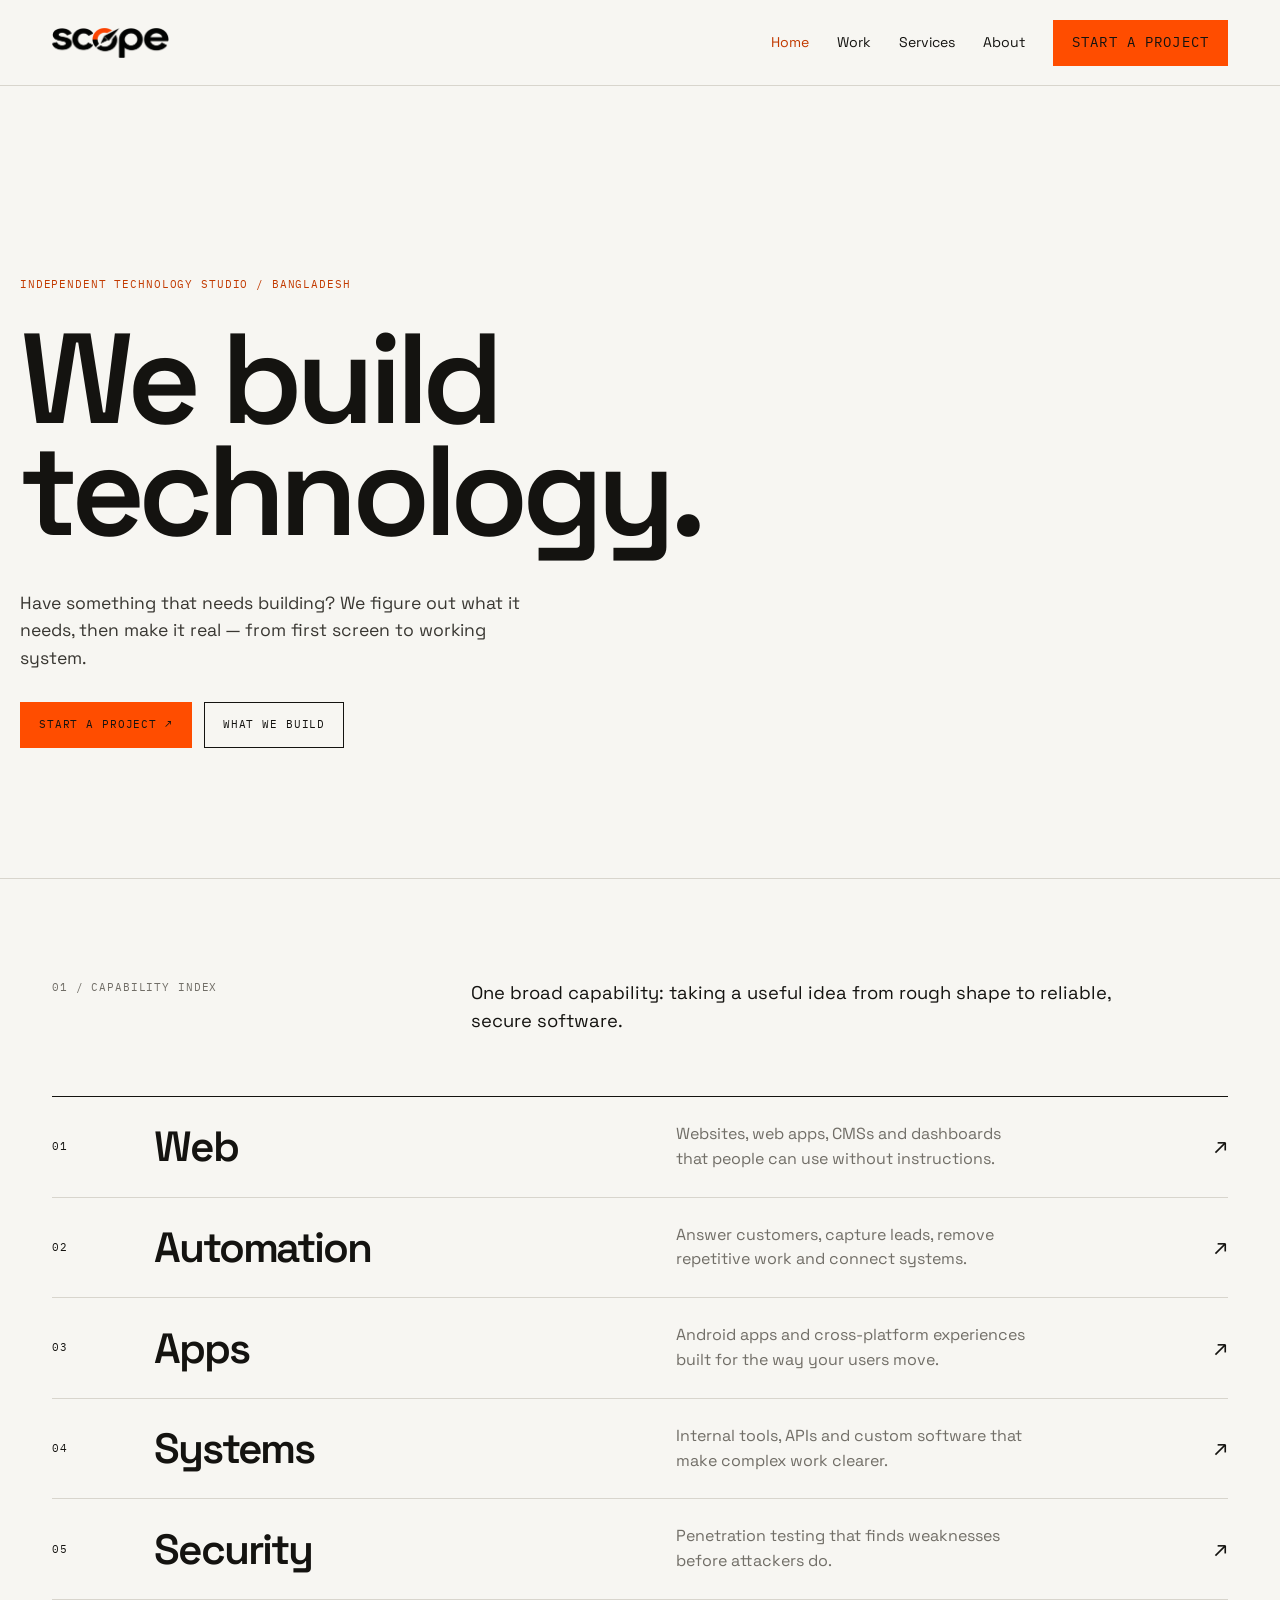
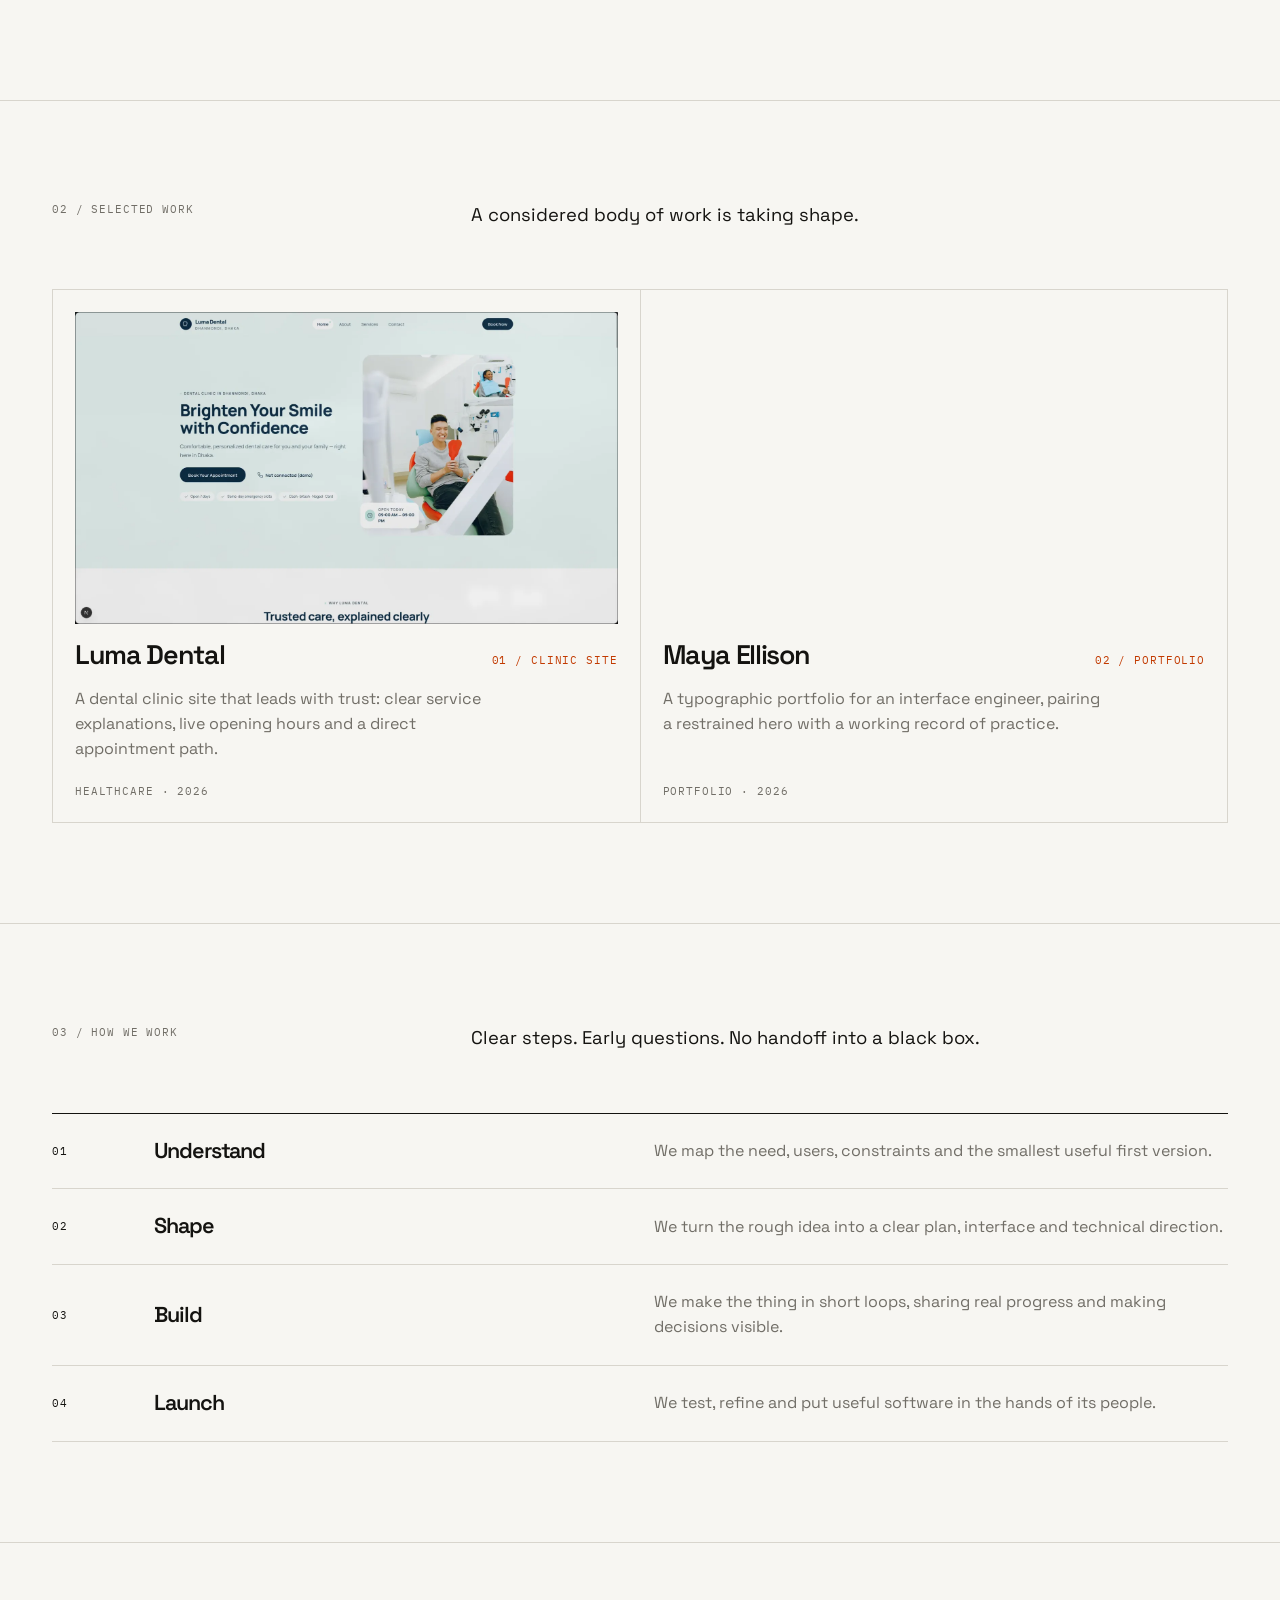
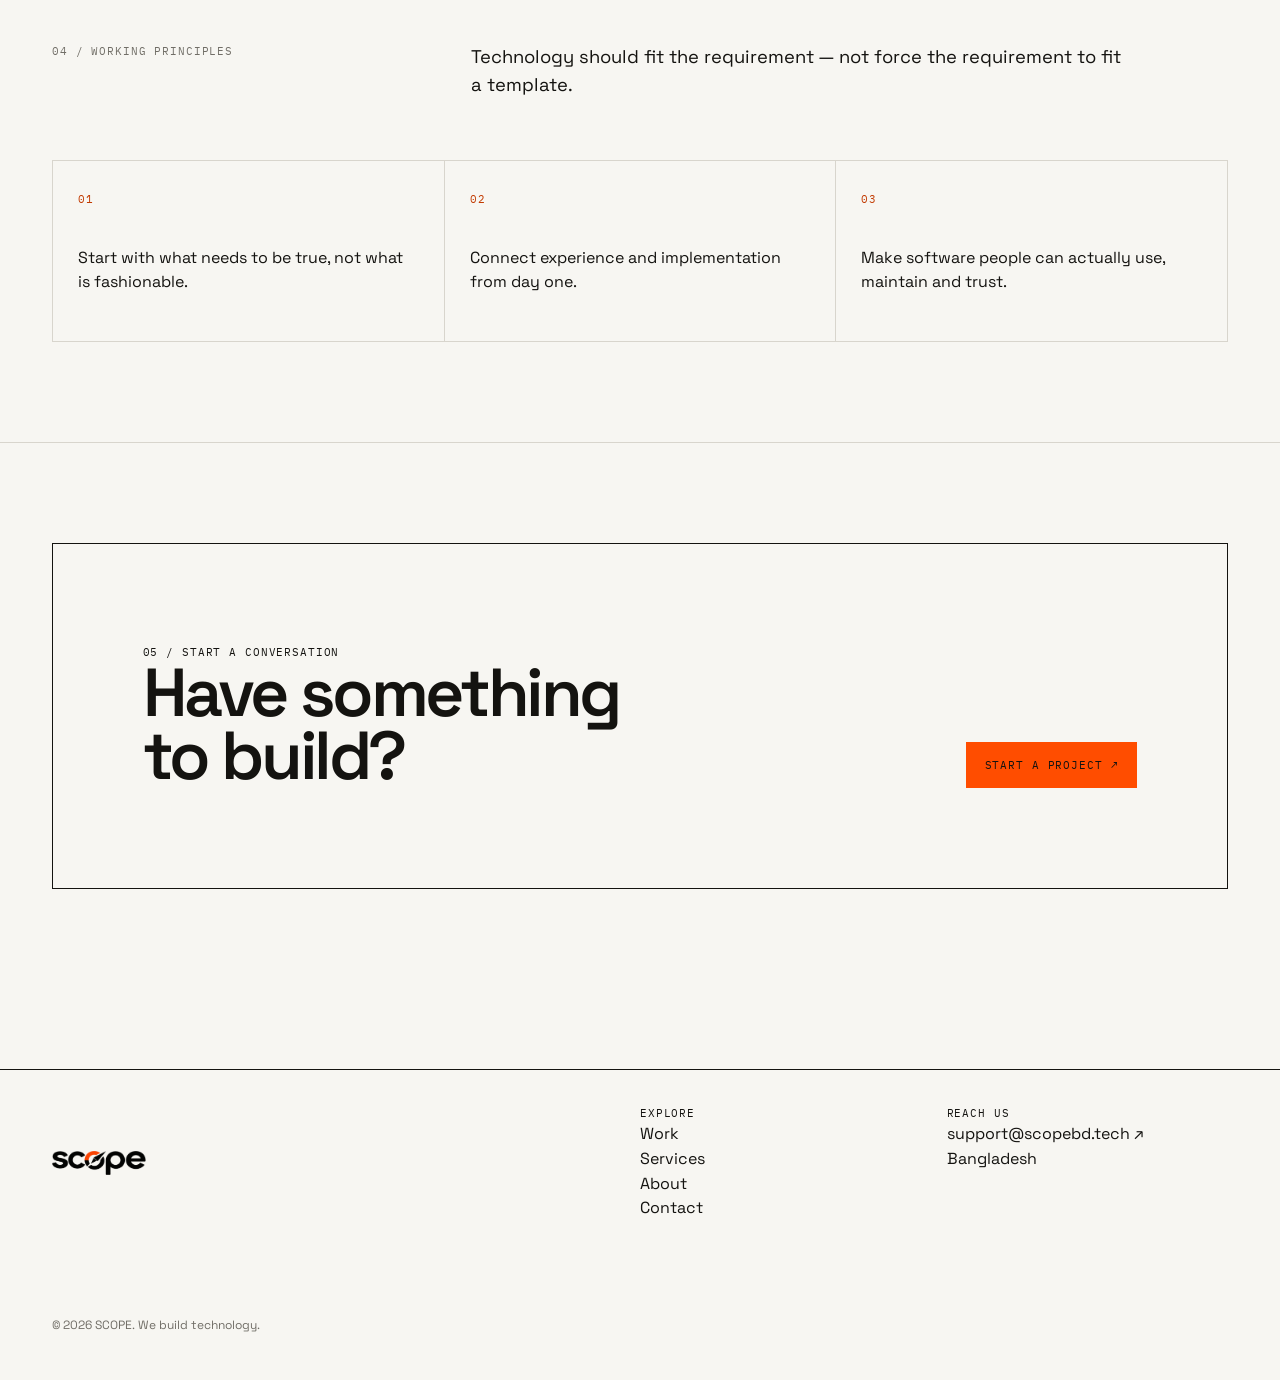
<file: index.html>
<!doctype html><html lang="en"><head><meta charset="utf-8"><meta name="viewport" content="width=device-width,initial-scale=1"><meta name="theme-color" content="#F7F6F2"><link rel="preconnect" href="https://fonts.googleapis.com"><link rel="preconnect" href="https://fonts.gstatic.com" crossorigin><link href="https://fonts.googleapis.com/css2?family=IBM+Plex+Mono:wght@400;500&family=Space+Grotesk:wght@400;500;600;700&display=swap" rel="stylesheet"><title>SCOPE — We build technology</title><meta name="description" content="SCOPE builds websites, apps, automation and systems — and tests the security of what runs online."><link rel="canonical" href="https://scopebd.tech/"><meta name="twitter:card" content="summary_large_image"><meta name="twitter:title" content="SCOPE — Independent technology studio"><meta name="twitter:description" content="Websites, apps, automation, systems and security testing, built around what you need."><meta name="twitter:image" content="https://scopebd.tech/assets/og-image.png"><meta property="og:type" content="website"><meta property="og:site_name" content="SCOPE"><meta property="og:title" content="SCOPE — Independent technology studio"><meta property="og:description" content="Websites, apps, automation, systems and security testing, built around what you need."><meta property="og:url" content="https://scopebd.tech/"><meta property="og:image" content="https://scopebd.tech/assets/og-image.png"><meta property="og:image:secure_url" content="https://scopebd.tech/assets/og-image.png"><meta property="og:image:type" content="image/png"><meta property="og:image:width" content="1200"><meta property="og:image:height" content="630"><meta property="og:image:alt" content="SCOPE"><link rel="apple-touch-icon" href="apple-touch-icon.png"><link rel="icon" type="image/png" sizes="32x32" href="favicon-32.png"><link rel="icon" type="image/png" sizes="48x48" href="favicon-48.png"><link rel="stylesheet" href="assets/css/main.css"><script type="application/ld+json">{"@context":"https://schema.org","@graph":[{"@type":"Organization","@id":"https://scopebd.tech/#organization","name":"SCOPE","url":"https://scopebd.tech/","description":"SCOPE is an independent technology studio from Bangladesh. We build technology around real requirements, including security and penetration testing.","email":"support@scopebd.tech","logo":{"@type":"ImageObject","url":"https://scopebd.tech/assets/logo-480.png","width":480,"height":123},"address":{"@type":"PostalAddress","addressCountry":"BD"}},{"@type":"WebSite","@id":"https://scopebd.tech/#website","name":"SCOPE","url":"https://scopebd.tech/","inLanguage":"en","publisher":{"@id":"https://scopebd.tech/#organization"}}]}</script></head><body><a class="skip" href="#main">Skip to content</a><header class="site-header"><div class="wrap nav"><a class="wordmark" href="index.html"><img class="wordmark-img" src="assets/logo-480.png" alt="SCOPE — home" width="480" height="123"></a><button class="menu" aria-expanded="false" aria-controls="nav">Menu</button><nav class="nav-links" id="nav" aria-label="Main navigation"><a aria-current="page" href="index.html">Home</a><a href="work.html">Work</a><a href="services.html">Services</a><a href="about.html">About</a><a href="contact.html" class="button primary">Start a project</a></nav></div></header><main id="main"><section class="hero wrap reveal"><div class="eyebrow">Independent technology studio / Bangladesh</div><h1>We build<br>technology.</h1><p>Have something that needs building? We figure out what it needs, then make it real — from first screen to working system.</p><div class="actions"><a class="button primary" href="contact.html">Start a project ↗</a><a class="button" href="services.html">What we build</a></div></section><section class="section"><div class="wrap"><div class="section-head reveal"><div class="eyebrow">01 / Capability index</div><p class="section-intro">One broad capability: taking a useful idea from rough shape to reliable, secure software.</p></div><div class="cap-list"><a class="cap-row reveal" href="services.html#web"><span class="index">01</span><h3>Web</h3><p>Websites, web apps, CMSs and dashboards that people can use without instructions.</p><span class="arrow">↗</span></a><a class="cap-row reveal" href="services.html#automation"><span class="index">02</span><h3>Automation</h3><p>Answer customers, capture leads, remove repetitive work and connect systems.</p><span class="arrow">↗</span></a><a class="cap-row reveal" href="services.html#apps"><span class="index">03</span><h3>Apps</h3><p>Android apps and cross-platform experiences built for the way your users move.</p><span class="arrow">↗</span></a><a class="cap-row reveal" href="services.html#systems"><span class="index">04</span><h3>Systems</h3><p>Internal tools, APIs and custom software that make complex work clearer.</p><span class="arrow">↗</span></a><a class="cap-row reveal" href="services.html#security"><span class="index">05</span><h3>Security</h3><p>Penetration testing that finds weaknesses before attackers do.</p><span class="arrow">↗</span></a></div></div></section><section class="section"><div class="wrap"><div class="section-head reveal"><div class="eyebrow">02 / Selected work</div><p class="section-intro">A considered body of work is taking shape.</p></div><div class="work-grid">

<div class="work-card reveal"><div class="work-media"><img src="assets/img/work/clinic-booking.webp" alt="Luma Dental clinic homepage with appointment booking and clinic hours" width="1600" height="919" loading="lazy" decoding="async"></div><div class="work-head"><h3 class="work-link">Luma Dental</h3><span class="work-num">01 / Clinic site</span></div><p>A dental clinic site that leads with trust: clear service explanations, live opening hours and a direct appointment path.</p><div class="work-meta">Healthcare · 2026</div></div>

<div class="work-card reveal"><div class="work-media"><img src="assets/img/work/portfolio-studio.webp" alt="Maya Ellison portfolio homepage with a typographic hero and statistics row" width="1600" height="919" loading="lazy" decoding="async"></div><div class="work-head"><h3 class="work-link">Maya Ellison</h3><span class="work-num">02 / Portfolio</span></div><p>A typographic portfolio for an interface engineer, pairing a restrained hero with a working record of practice.</p><div class="work-meta">Portfolio · 2026</div></div>

</div></div></section><section class="section"><div class="wrap"><div class="section-head reveal"><div class="eyebrow">03 / How we work</div><p class="section-intro">Clear steps. Early questions. No handoff into a black box.</p></div><div class="process-list"><div class="process-row reveal"><span class="index">01</span><h3>Understand</h3><p>We map the need, users, constraints and the smallest useful first version.</p></div><div class="process-row reveal"><span class="index">02</span><h3>Shape</h3><p>We turn the rough idea into a clear plan, interface and technical direction.</p></div><div class="process-row reveal"><span class="index">03</span><h3>Build</h3><p>We make the thing in short loops, sharing real progress and making decisions visible.</p></div><div class="process-row reveal"><span class="index">04</span><h3>Launch</h3><p>We test, refine and put useful software in the hands of its people.</p></div></div></div></section><section class="section"><div class="wrap"><div class="section-head reveal"><div class="eyebrow">04 / Working principles</div><p class="section-intro">Technology should fit the requirement — not force the requirement to fit a template.</p></div><div class="principles"><div class="principle reveal"><span class="index">01</span><p>Start with what needs to be true, not what is fashionable.</p></div><div class="principle reveal"><span class="index">02</span><p>Connect experience and implementation from day one.</p></div><div class="principle reveal"><span class="index">03</span><p>Make software people can actually use, maintain and trust.</p></div></div></div></section><section class="section"><div class="wrap"><div class="empty final-cta reveal"><div><div class="eyebrow">05 / Start a conversation</div><h2>Have something<br>to build?</h2></div><a class="button primary" href="contact.html">Start a project ↗</a></div></div></section></main><footer class="site-footer"><div class="wrap footer-grid"><a class="wordmark" href="index.html"><img class="wordmark-img" src="assets/logo-480.png" alt="SCOPE — home" width="480" height="123"></a><div><div class="mono">Explore</div><p><a href="work.html">Work</a><br><a href="services.html">Services</a><br><a href="about.html">About</a><br><a href="contact.html">Contact</a></p></div><div><div class="mono">Reach us</div><p><a href="mailto:support@scopebd.tech">support@scopebd.tech ↗</a><br>Bangladesh</p></div><p class="footer-small">© 2026 SCOPE. We build technology.</p></div></footer><script src="assets/js/main.js"></script></body></html>
</file>
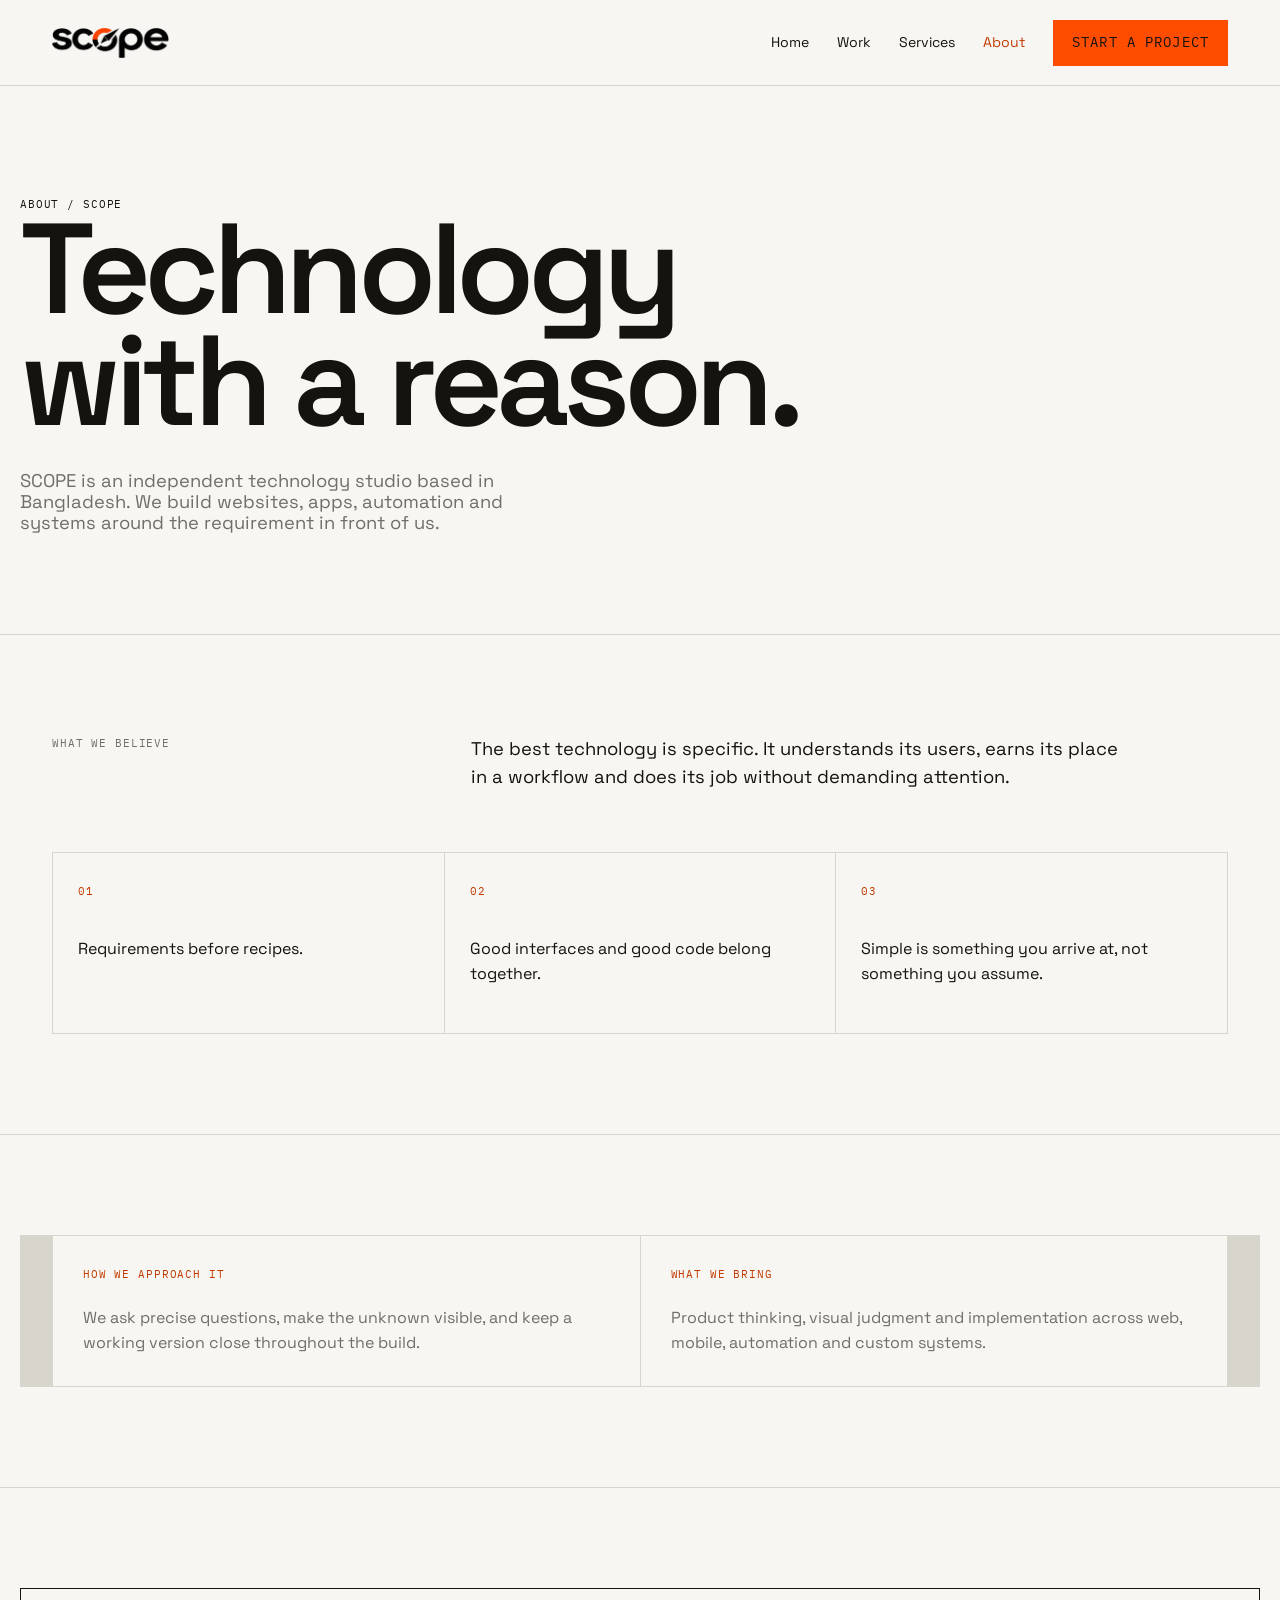
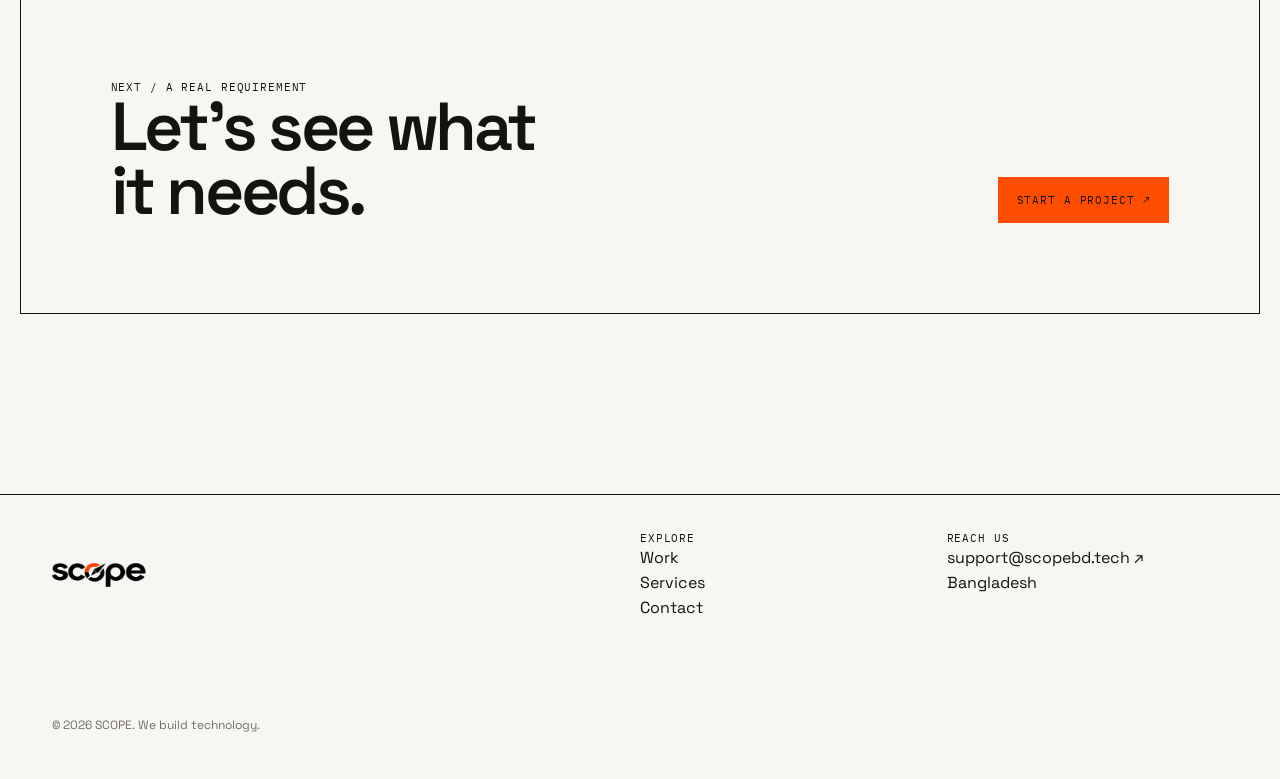
<file: about.html>
<!doctype html><html lang="en"><head><meta charset="utf-8"><meta name="viewport" content="width=device-width,initial-scale=1"><meta name="theme-color" content="#F7F6F2"><link rel="preconnect" href="https://fonts.googleapis.com"><link rel="preconnect" href="https://fonts.gstatic.com" crossorigin><link href="https://fonts.googleapis.com/css2?family=IBM+Plex+Mono:wght@400;500&family=Space+Grotesk:wght@400;500;600;700&display=swap" rel="stylesheet"><title>About — SCOPE</title><meta name="description" content="SCOPE is an independent technology studio from Bangladesh. We build technology around real requirements."><link rel="canonical" href="https://scopebd.tech/about.html"><meta name="twitter:card" content="summary_large_image"><meta name="twitter:title" content="About — SCOPE"><meta name="twitter:description" content="SCOPE is an independent technology studio from Bangladesh. We build technology around real requirements."><meta name="twitter:image" content="https://scopebd.tech/assets/og-image.png"><meta property="og:type" content="website"><meta property="og:site_name" content="SCOPE"><meta property="og:title" content="About — SCOPE"><meta property="og:description" content="SCOPE is an independent technology studio from Bangladesh. We build technology around real requirements."><meta property="og:url" content="https://scopebd.tech/about.html"><meta property="og:image" content="https://scopebd.tech/assets/og-image.png"><meta property="og:image:secure_url" content="https://scopebd.tech/assets/og-image.png"><meta property="og:image:type" content="image/png"><meta property="og:image:width" content="1200"><meta property="og:image:height" content="630"><meta property="og:image:alt" content="SCOPE"><link rel="apple-touch-icon" href="apple-touch-icon.png"><link rel="icon" type="image/png" sizes="32x32" href="favicon-32.png"><link rel="icon" type="image/png" sizes="48x48" href="favicon-48.png"><link rel="stylesheet" href="assets/css/main.css"></head><body><a class="skip" href="#main">Skip to content</a><header class="site-header"><div class="wrap nav"><a class="wordmark" href="index.html"><img class="wordmark-img" src="assets/logo-480.png" alt="SCOPE — home" width="480" height="123"></a><button class="menu" aria-expanded="false" aria-controls="nav">Menu</button><nav class="nav-links" id="nav" aria-label="Main navigation"><a href="index.html">Home</a><a href="work.html">Work</a><a href="services.html">Services</a><a aria-current="page" href="about.html">About</a><a href="contact.html" class="button primary">Start a project</a></nav></div></header><main id="main"><section class="page-hero wrap reveal"><div class="eyebrow">About / SCOPE</div><h1>Technology<br>with a reason.</h1><p class="about-copy">SCOPE is an independent technology studio based in Bangladesh. We build websites, apps, automation and systems around the requirement in front of us.</p></section><section class="section"><div class="wrap"><div class="section-head reveal"><div class="eyebrow">What we believe</div><p class="section-intro">The best technology is specific. It understands its users, earns its place in a workflow and does its job without demanding attention.</p></div><div class="principles"><div class="principle reveal"><span class="index">01</span><p>Requirements before recipes.</p></div><div class="principle reveal"><span class="index">02</span><p>Good interfaces and good code belong together.</p></div><div class="principle reveal"><span class="index">03</span><p>Simple is something you arrive at, not something you assume.</p></div></div></div></section><section class="section"><div class="wrap spec-grid"><div class="spec reveal"><div class="mono">How we approach it</div><p>We ask precise questions, make the unknown visible, and keep a working version close throughout the build.</p></div><div class="spec reveal"><div class="mono">What we bring</div><p>Product thinking, visual judgment and implementation across web, mobile, automation and custom systems.</p></div></div></section><section class="section"><div class="wrap empty reveal"><div><div class="eyebrow">Next / A real requirement</div><h2>Let’s see what<br>it needs.</h2></div><a class="button primary" href="contact.html">Start a project ↗</a></div></section></main><footer class="site-footer"><div class="wrap footer-grid"><a class="wordmark" href="index.html"><img class="wordmark-img" src="assets/logo-480.png" alt="SCOPE — home" width="480" height="123"></a><div><div class="mono">Explore</div><p><a href="work.html">Work</a><br><a href="services.html">Services</a><br><a href="contact.html">Contact</a></p></div><div><div class="mono">Reach us</div><p><a href="mailto:support@scopebd.tech">support@scopebd.tech ↗</a><br>Bangladesh</p></div><p class="footer-small">© 2026 SCOPE. We build technology.</p></div></footer><script src="assets/js/main.js"></script></body></html>
</file>
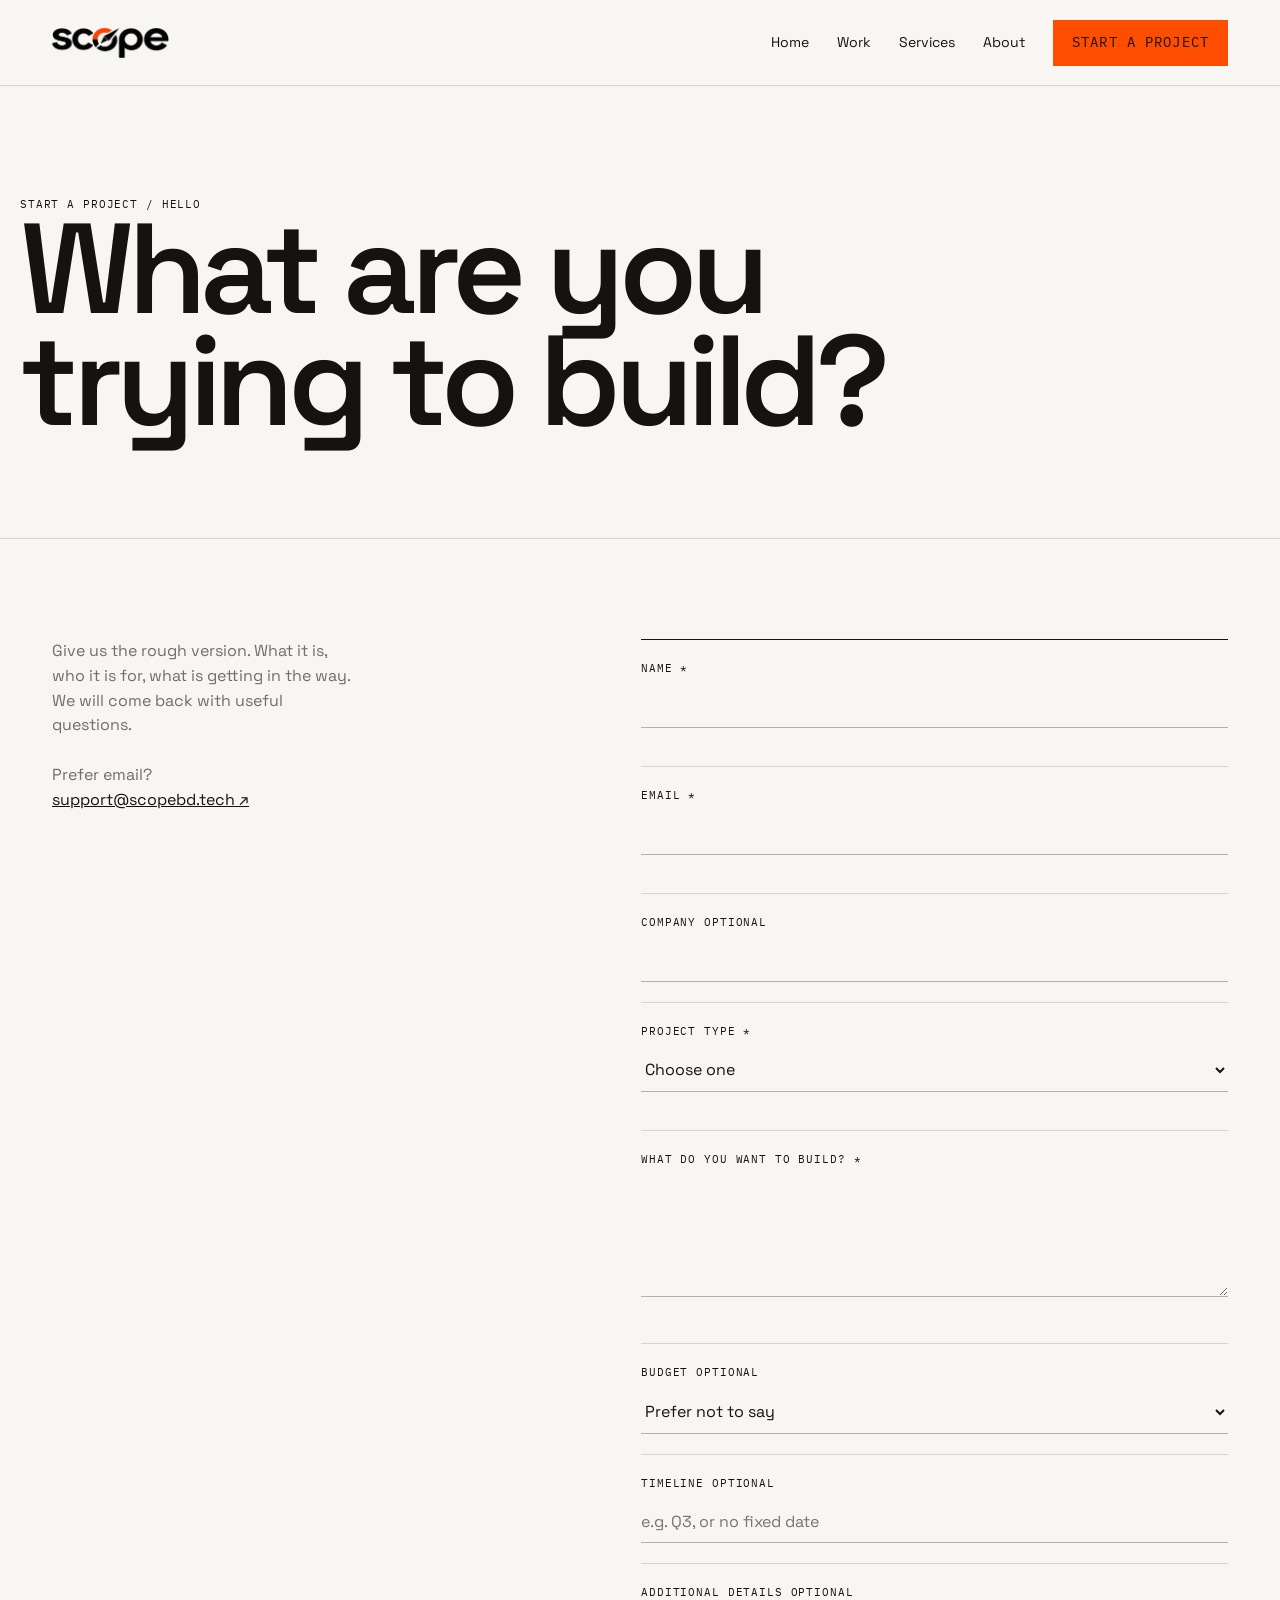
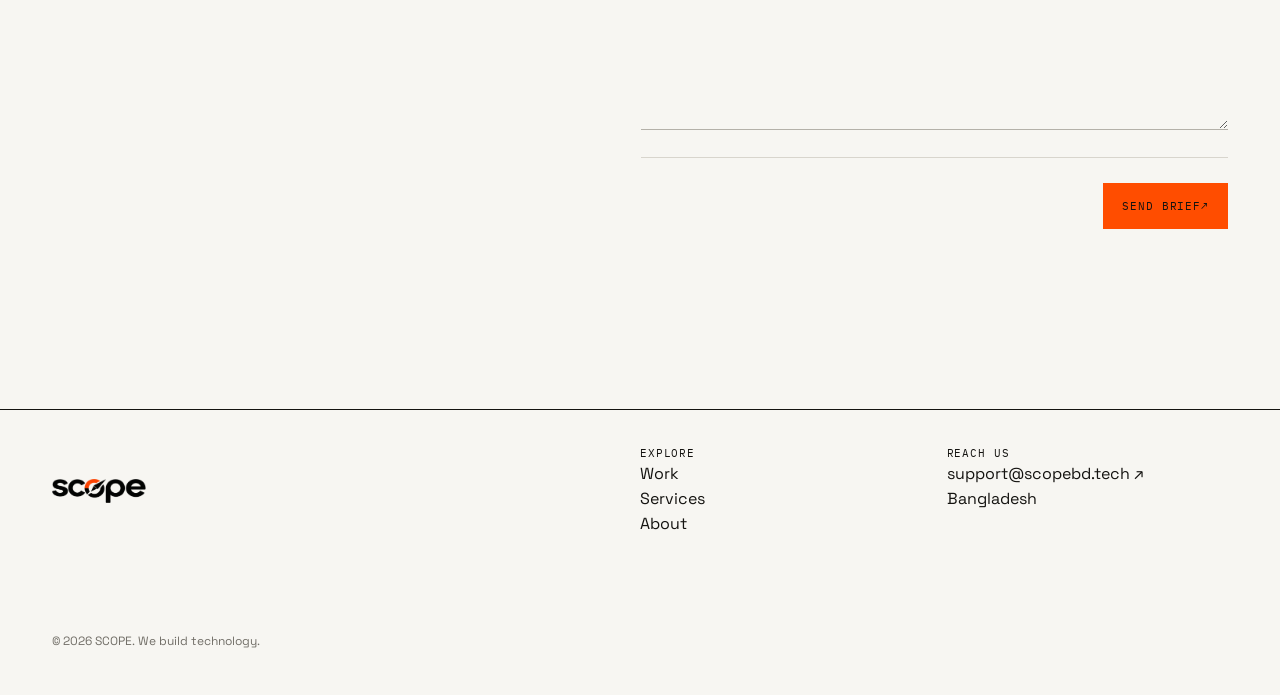
<file: contact.html>
<!doctype html><html lang="en"><head><meta charset="utf-8"><meta name="viewport" content="width=device-width,initial-scale=1"><meta name="theme-color" content="#F7F6F2"><link rel="preconnect" href="https://fonts.googleapis.com"><link rel="preconnect" href="https://fonts.gstatic.com" crossorigin><link href="https://fonts.googleapis.com/css2?family=IBM+Plex+Mono:wght@400;500&family=Space+Grotesk:wght@400;500;600;700&display=swap" rel="stylesheet"><title>Start a project — SCOPE</title><meta name="description" content="Tell SCOPE what you need built. Start a project with an independent technology studio in Bangladesh."><link rel="canonical" href="https://scopebd.tech/contact.html"><meta name="twitter:card" content="summary_large_image"><meta name="twitter:title" content="Start a project — SCOPE"><meta name="twitter:description" content="Tell SCOPE what you need built. Start a project with an independent technology studio in Bangladesh."><meta name="twitter:image" content="https://scopebd.tech/assets/og-image.png"><meta property="og:type" content="website"><meta property="og:site_name" content="SCOPE"><meta property="og:title" content="Start a project — SCOPE"><meta property="og:description" content="Tell SCOPE what you need built. Start a project with an independent technology studio in Bangladesh."><meta property="og:url" content="https://scopebd.tech/contact.html"><meta property="og:image" content="https://scopebd.tech/assets/og-image.png"><meta property="og:image:secure_url" content="https://scopebd.tech/assets/og-image.png"><meta property="og:image:type" content="image/png"><meta property="og:image:width" content="1200"><meta property="og:image:height" content="630"><meta property="og:image:alt" content="SCOPE"><link rel="apple-touch-icon" href="apple-touch-icon.png"><link rel="icon" type="image/png" sizes="32x32" href="favicon-32.png"><link rel="icon" type="image/png" sizes="48x48" href="favicon-48.png"><link rel="stylesheet" href="assets/css/main.css"></head><body><a class="skip" href="#main">Skip to content</a><header class="site-header"><div class="wrap nav"><a class="wordmark" href="index.html"><img class="wordmark-img" src="assets/logo-480.png" alt="SCOPE — home" width="480" height="123"></a><button class="menu" aria-expanded="false" aria-controls="nav">Menu</button><nav class="nav-links" id="nav" aria-label="Main navigation"><a href="index.html">Home</a><a href="work.html">Work</a><a href="services.html">Services</a><a href="about.html">About</a><a aria-current="page" href="contact.html" class="button primary">Start a project</a></nav></div></header><main id="main"><section class="page-hero wrap reveal"><div class="eyebrow">Start a project / Hello</div><h1>What are you<br>trying to build?</h1></section><section class="section"><div class="wrap contact-layout"><div class="contact-note reveal"><p>Give us the rough version. What it is, who it is for, what is getting in the way. We will come back with useful questions.</p><p>Prefer email?<br><a href="mailto:support@scopebd.tech">support@scopebd.tech ↗</a></p></div><form id="project-form" novalidate class="reveal"><div class="field"><label for="name">Name *</label><input id="name" name="name" required autocomplete="name" aria-describedby="name-error"><span class="error" id="name-error" role="alert"></span></div><div class="field"><label for="email">Email *</label><input id="email" name="email" type="email" required autocomplete="email" aria-describedby="email-error"><span class="error" id="email-error" role="alert"></span></div><div class="field"><label for="company">Company <span class="meta">Optional</span></label><input id="company" name="company" autocomplete="organization"></div><div class="field"><label for="type">Project type *</label><select id="type" name="type" required aria-describedby="type-error"><option value="">Choose one</option><option>Website</option><option>Web app</option><option>Automation / chatbot</option><option>Mobile app</option><option>Custom system</option><option>Security / penetration testing</option><option>Something else</option><option>Not sure yet</option></select><span class="error" id="type-error" role="alert"></span></div><div class="field"><label for="idea">What do you want to build? *</label><textarea id="idea" name="idea" required aria-describedby="idea-error"></textarea><span class="error" id="idea-error" role="alert"></span></div><div class="field"><label for="budget">Budget <span class="meta">Optional</span></label><select id="budget" name="budget"><option value="">Prefer not to say</option><option>Under $2,000</option><option>$2,000–$5,000</option><option>$5,000–$10,000</option><option>$10,000+</option><option>Not sure yet</option></select></div><div class="field"><label for="timeline">Timeline <span class="meta">Optional</span></label><input id="timeline" name="timeline" placeholder="e.g. Q3, or no fixed date"></div><div class="field"><label for="details">Additional details <span class="meta">Optional</span></label><textarea id="details" name="details"></textarea></div><div class="form-footer"><span class="form-status" aria-live="polite"></span><button class="button primary" type="submit">Send brief<span class="btn-arrow">↗</span></button></div></form></div></section></main><footer class="site-footer"><div class="wrap footer-grid"><a class="wordmark" href="index.html"><img class="wordmark-img" src="assets/logo-480.png" alt="SCOPE — home" width="480" height="123"></a><div><div class="mono">Explore</div><p><a href="work.html">Work</a><br><a href="services.html">Services</a><br><a href="about.html">About</a></p></div><div><div class="mono">Reach us</div><p><a href="mailto:support@scopebd.tech">support@scopebd.tech ↗</a><br>Bangladesh</p></div><p class="footer-small">© 2026 SCOPE. We build technology.</p></div></footer><script src="assets/js/main.js"></script></body></html>
</file>
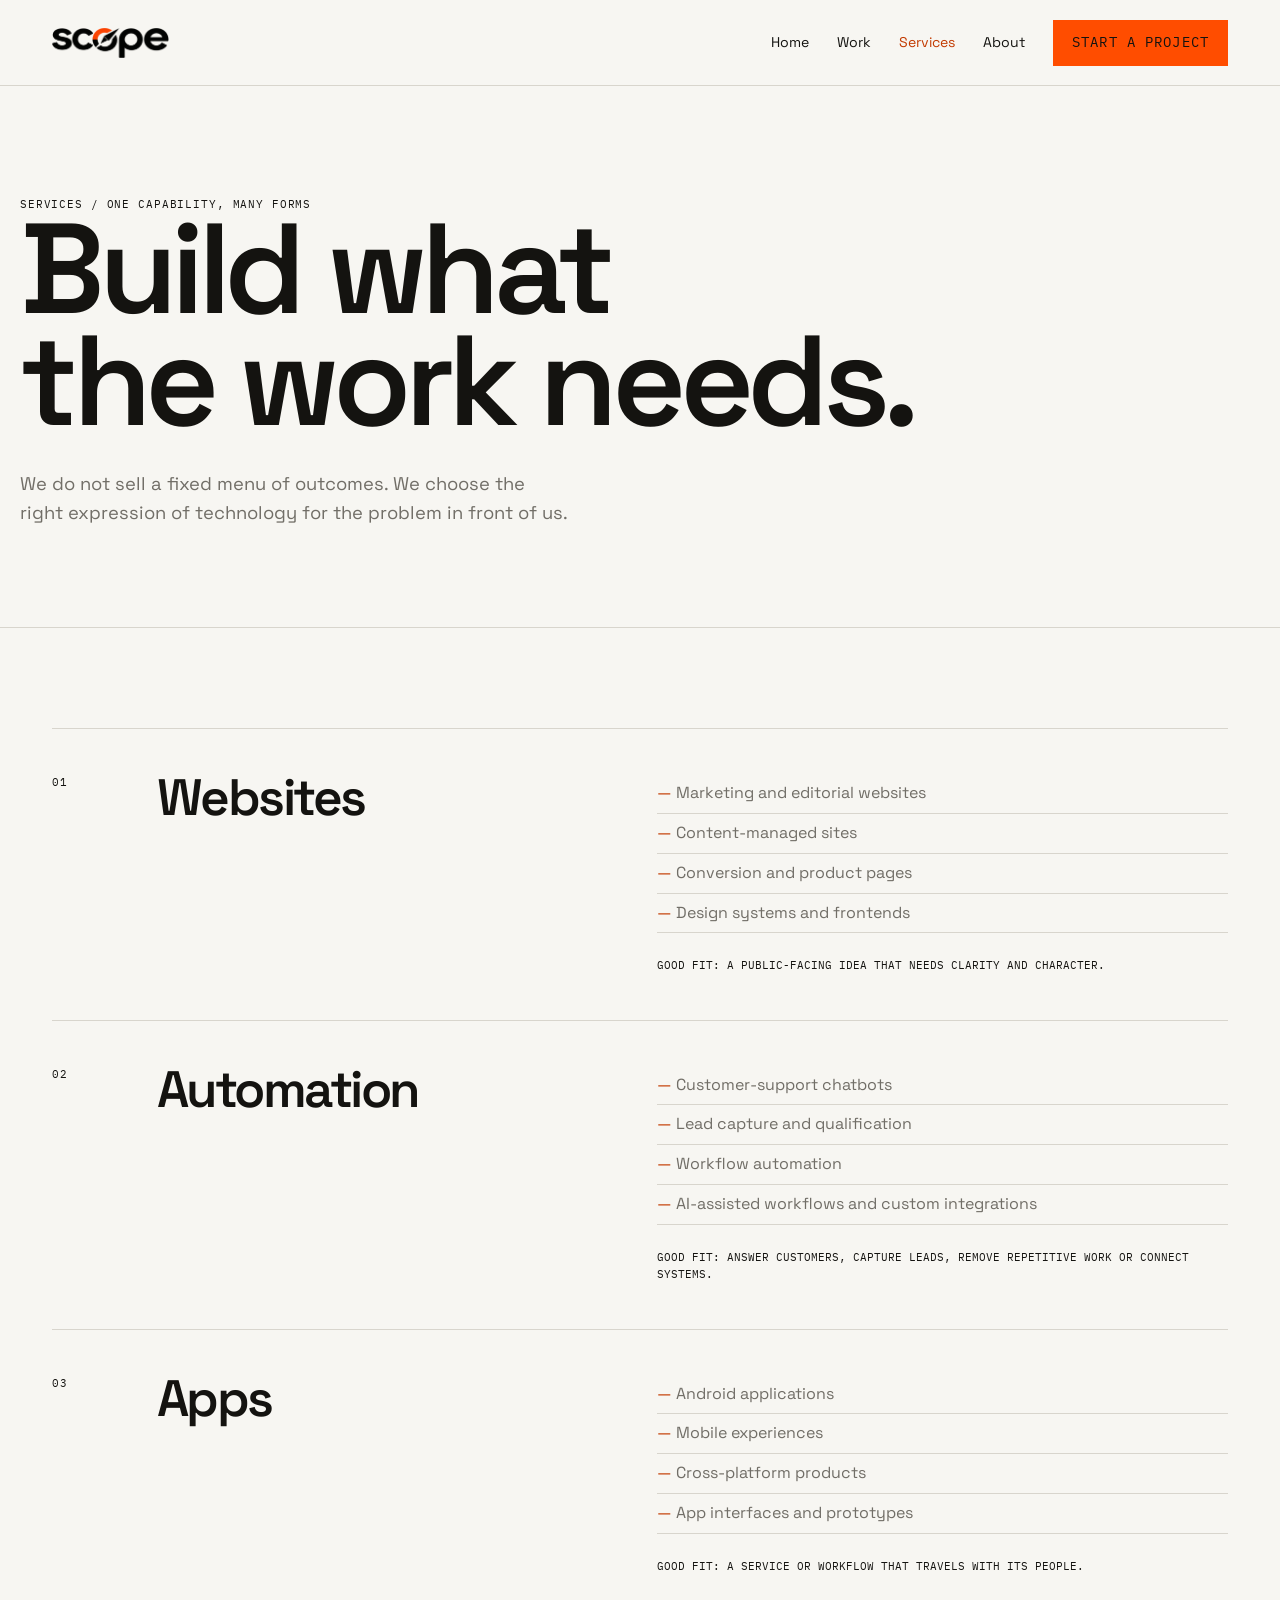
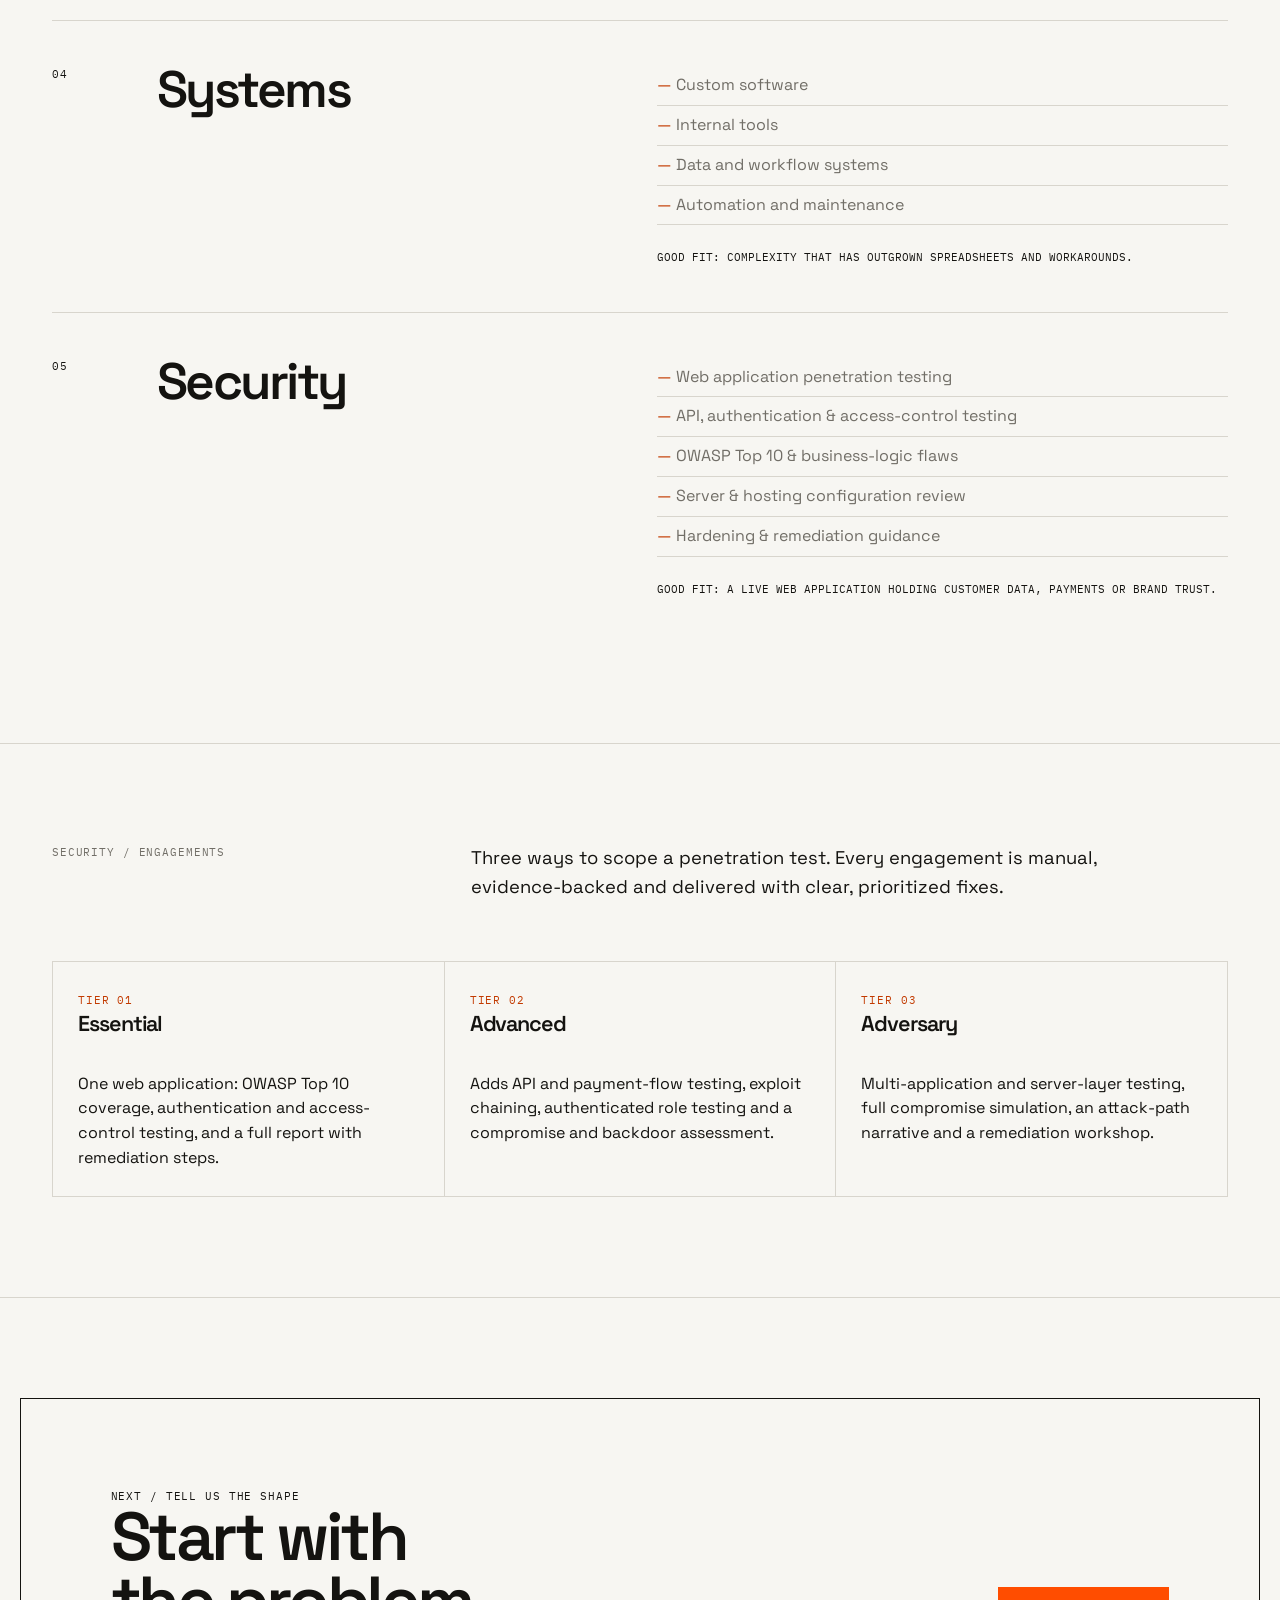
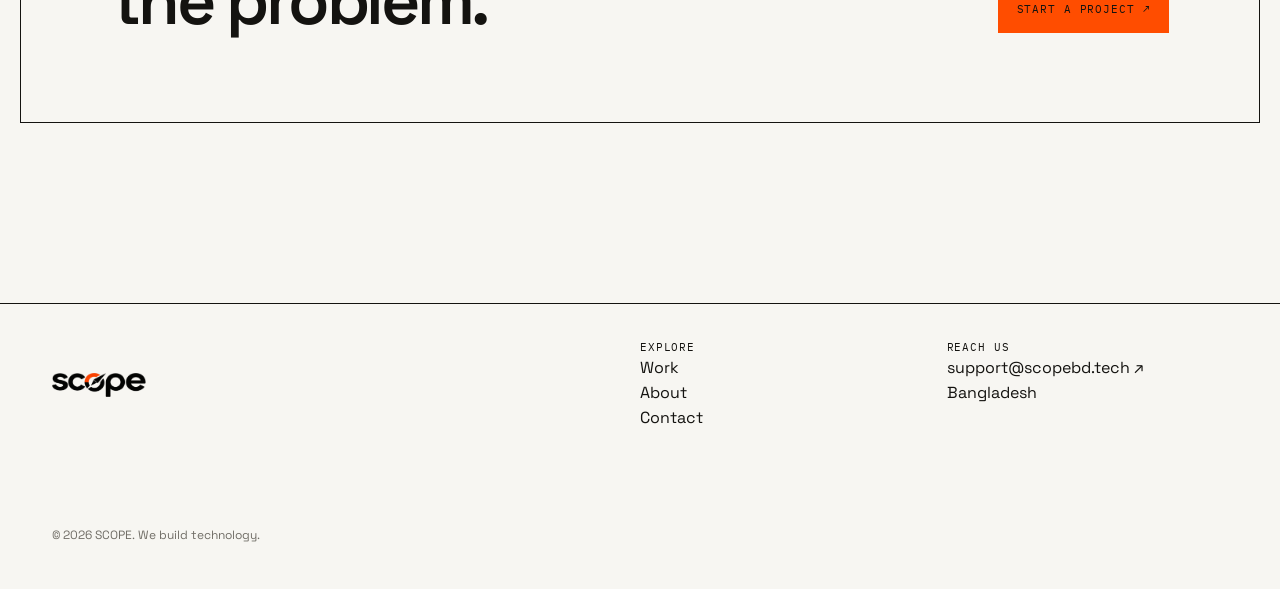
<file: services.html>
<!doctype html><html lang="en"><head><meta charset="utf-8"><meta name="viewport" content="width=device-width,initial-scale=1"><meta name="theme-color" content="#F7F6F2"><link rel="preconnect" href="https://fonts.googleapis.com"><link rel="preconnect" href="https://fonts.gstatic.com" crossorigin><link href="https://fonts.googleapis.com/css2?family=IBM+Plex+Mono:wght@400;500&family=Space+Grotesk:wght@400;500;600;700&display=swap" rel="stylesheet"><title>Services — SCOPE</title><meta name="description" content="SCOPE builds websites, automation, mobile apps and custom systems, and provides security and penetration testing."><link rel="canonical" href="https://scopebd.tech/services.html"><meta name="twitter:card" content="summary_large_image"><meta name="twitter:title" content="Services — SCOPE"><meta name="twitter:description" content="SCOPE builds websites, automation, mobile apps and custom systems, and provides security and penetration testing."><meta name="twitter:image" content="https://scopebd.tech/assets/og-image.png"><meta property="og:type" content="website"><meta property="og:site_name" content="SCOPE"><meta property="og:title" content="Services — SCOPE"><meta property="og:description" content="SCOPE builds websites, automation, mobile apps and custom systems, and provides security and penetration testing."><meta property="og:url" content="https://scopebd.tech/services.html"><meta property="og:image" content="https://scopebd.tech/assets/og-image.png"><meta property="og:image:secure_url" content="https://scopebd.tech/assets/og-image.png"><meta property="og:image:type" content="image/png"><meta property="og:image:width" content="1200"><meta property="og:image:height" content="630"><meta property="og:image:alt" content="SCOPE"><link rel="apple-touch-icon" href="apple-touch-icon.png"><link rel="icon" type="image/png" sizes="32x32" href="favicon-32.png"><link rel="icon" type="image/png" sizes="48x48" href="favicon-48.png"><link rel="stylesheet" href="assets/css/main.css"></head><body><a class="skip" href="#main">Skip to content</a><header class="site-header"><div class="wrap nav"><a class="wordmark" href="index.html"><img class="wordmark-img" src="assets/logo-480.png" alt="SCOPE — home" width="480" height="123"></a><button class="menu" aria-expanded="false" aria-controls="nav">Menu</button><nav class="nav-links" id="nav" aria-label="Main navigation"><a href="index.html">Home</a><a href="work.html">Work</a><a aria-current="page" href="services.html">Services</a><a href="about.html">About</a><a href="contact.html" class="button primary">Start a project</a></nav></div></header><main id="main"><section class="page-hero wrap reveal"><div class="eyebrow">Services / One capability, many forms</div><h1>Build what<br>the work needs.</h1><p>We do not sell a fixed menu of outcomes. We choose the right expression of technology for the problem in front of us.</p></section><section class="section"><div class="wrap"><div id="web" class="service reveal"><span class="index">01</span><h2>Websites</h2><div><ul><li>Marketing and editorial websites</li><li>Content-managed sites</li><li>Conversion and product pages</li><li>Design systems and frontends</li></ul><p class="hint">Good fit: a public-facing idea that needs clarity and character.</p></div></div><span id="ai" aria-hidden="true"></span><div id="automation" class="service reveal"><span class="index">02</span><h2>Automation</h2><div><ul><li>Customer-support chatbots</li><li>Lead capture and qualification</li><li>Workflow automation</li><li>AI-assisted workflows and custom integrations</li></ul><p class="hint">Good fit: answer customers, capture leads, remove repetitive work or connect systems.</p></div></div><div id="apps" class="service reveal"><span class="index">03</span><h2>Apps</h2><div><ul><li>Android applications</li><li>Mobile experiences</li><li>Cross-platform products</li><li>App interfaces and prototypes</li></ul><p class="hint">Good fit: a service or workflow that travels with its people.</p></div></div><div id="systems" class="service reveal"><span class="index">04</span><h2>Systems</h2><div><ul><li>Custom software</li><li>Internal tools</li><li>Data and workflow systems</li><li>Automation and maintenance</li></ul><p class="hint">Good fit: complexity that has outgrown spreadsheets and workarounds.</p></div></div><div id="security" class="service reveal"><span class="index">05</span><h2>Security</h2><div><ul><li>Web application penetration testing</li><li>API, authentication &amp; access-control testing</li><li>OWASP Top 10 &amp; business-logic flaws</li><li>Server &amp; hosting configuration review</li><li>Hardening &amp; remediation guidance</li></ul><p class="hint">Good fit: a live web application holding customer data, payments or brand trust.</p></div></div></div></section><section class="section"><div class="wrap"><div class="section-head reveal"><div class="eyebrow">Security / Engagements</div><p class="section-intro">Three ways to scope a penetration test. Every engagement is manual, evidence-backed and delivered with clear, prioritized fixes.</p></div><div class="principles"><div class="principle reveal"><span class="index">Tier 01</span><h3>Essential</h3><p>One web application: OWASP Top 10 coverage, authentication and access-control testing, and a full report with remediation steps.</p></div><div class="principle reveal"><span class="index">Tier 02</span><h3>Advanced</h3><p>Adds API and payment-flow testing, exploit chaining, authenticated role testing and a compromise and backdoor assessment.</p></div><div class="principle reveal"><span class="index">Tier 03</span><h3>Adversary</h3><p>Multi-application and server-layer testing, full compromise simulation, an attack-path narrative and a remediation workshop.</p></div></div></div></section><section class="section"><div class="wrap empty reveal"><div><div class="eyebrow">Next / Tell us the shape</div><h2>Start with<br>the problem.</h2></div><a class="button primary" href="contact.html">Start a project ↗</a></div></section></main><footer class="site-footer"><div class="wrap footer-grid"><a class="wordmark" href="index.html"><img class="wordmark-img" src="assets/logo-480.png" alt="SCOPE — home" width="480" height="123"></a><div><div class="mono">Explore</div><p><a href="work.html">Work</a><br><a href="about.html">About</a><br><a href="contact.html">Contact</a></p></div><div><div class="mono">Reach us</div><p><a href="mailto:support@scopebd.tech">support@scopebd.tech ↗</a><br>Bangladesh</p></div><p class="footer-small">© 2026 SCOPE. We build technology.</p></div></footer><script src="assets/js/main.js"></script></body></html>
</file>
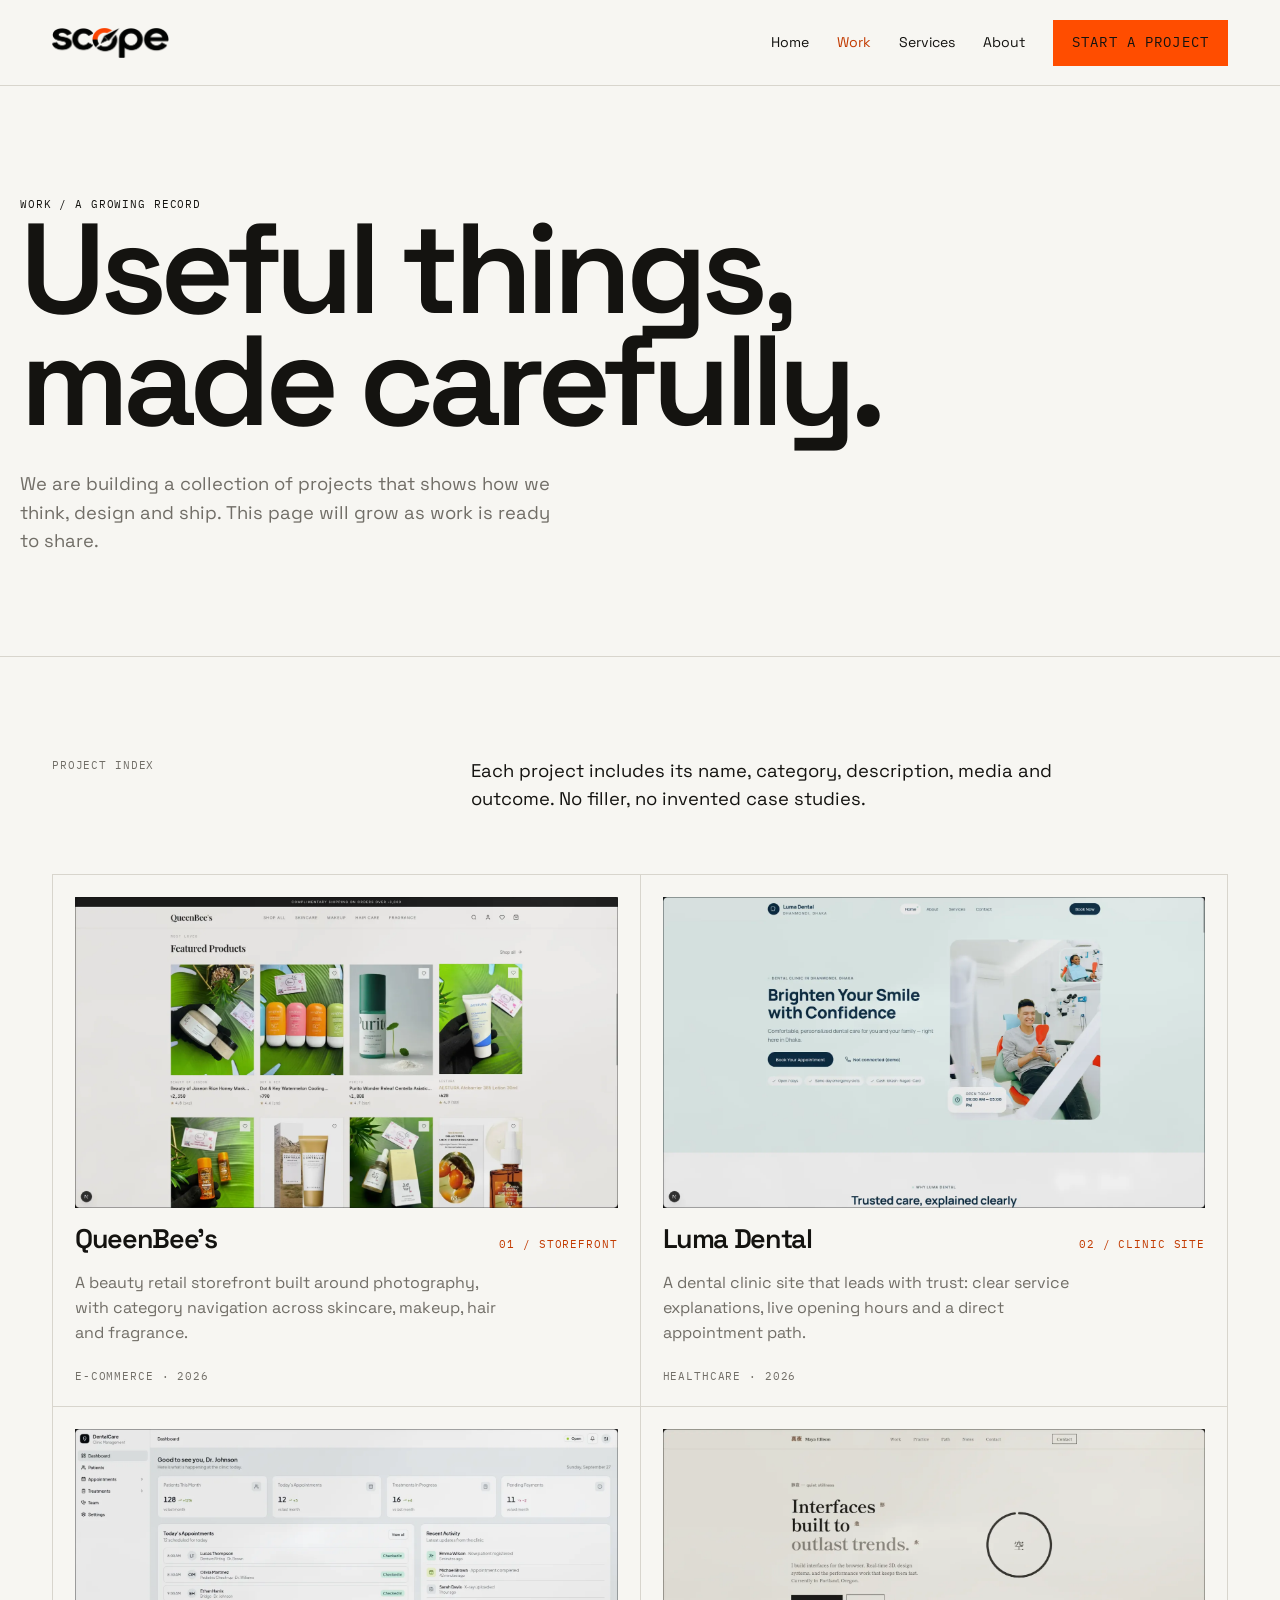
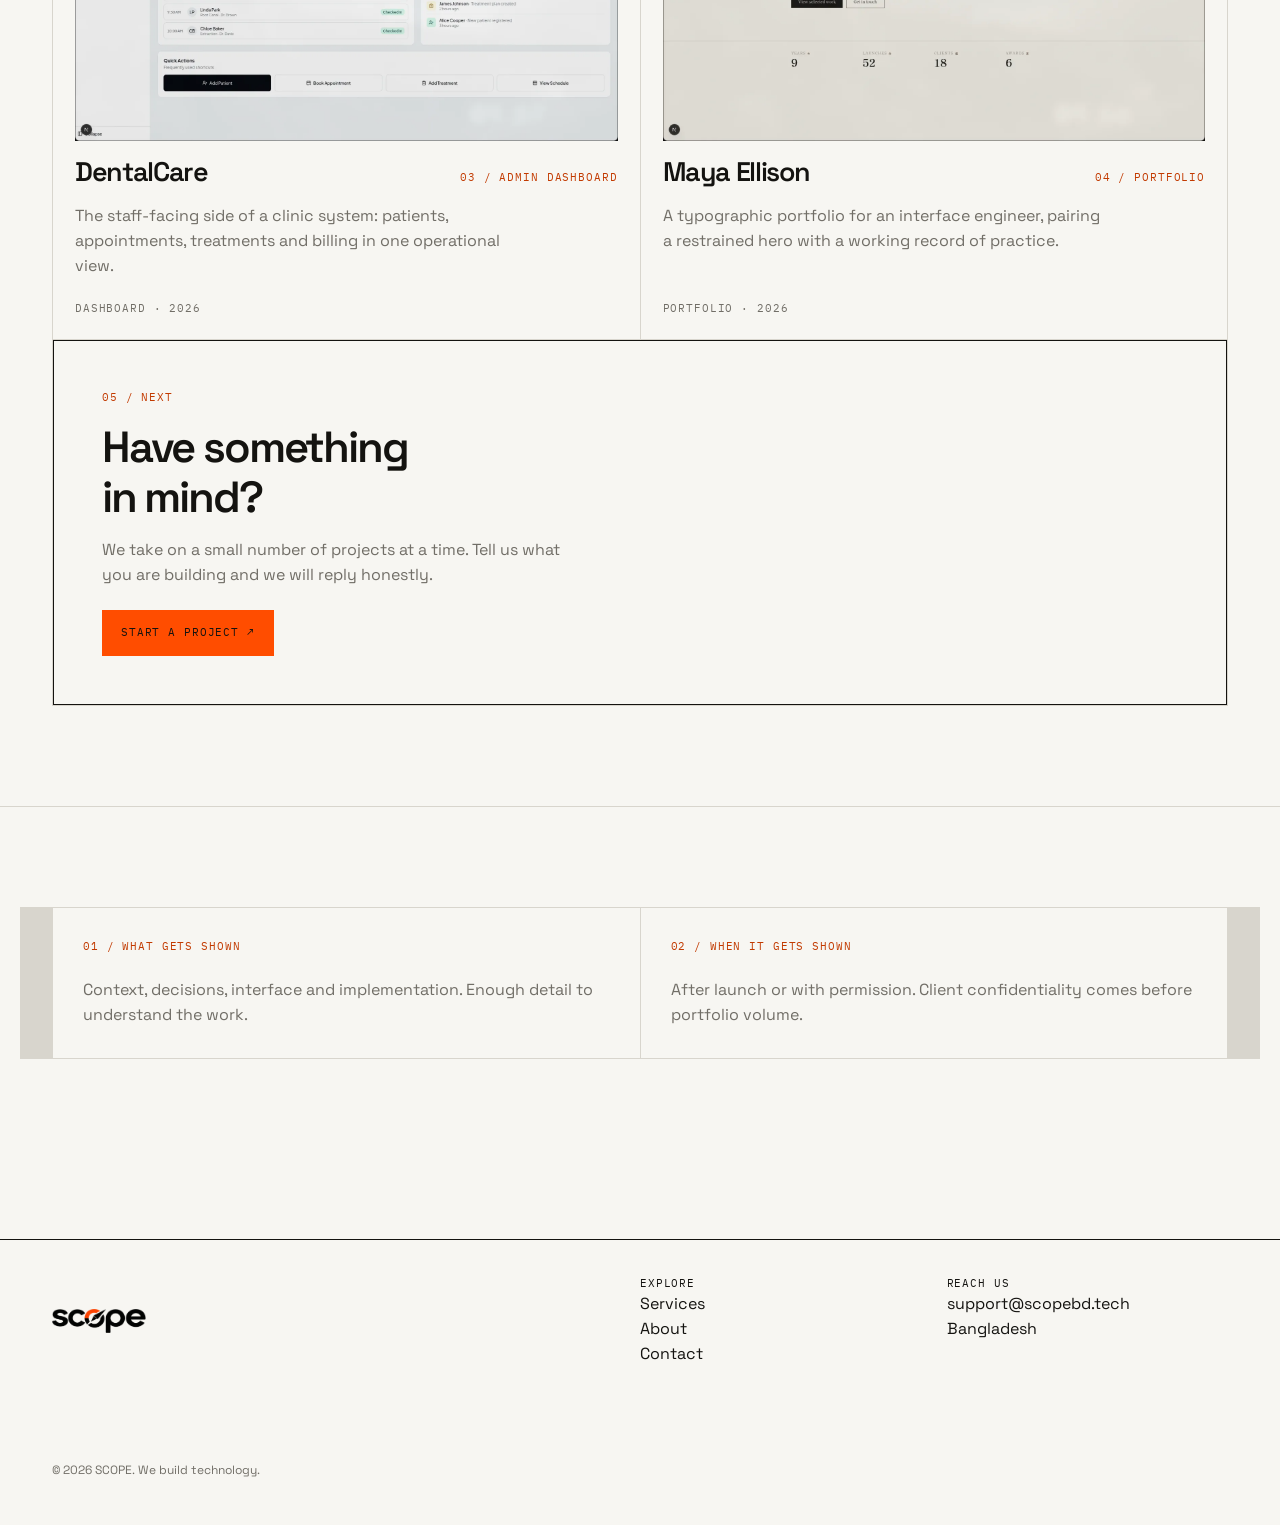
<file: work.html>
<!doctype html><html lang="en"><head><meta charset="utf-8"><meta name="viewport" content="width=device-width,initial-scale=1"><meta name="theme-color" content="#F7F6F2"><link rel="preconnect" href="https://fonts.googleapis.com"><link rel="preconnect" href="https://fonts.gstatic.com" crossorigin><link href="https://fonts.googleapis.com/css2?family=IBM+Plex+Mono:wght@400;500&family=Space+Grotesk:wght@400;500;600;700&display=swap" rel="stylesheet"><title>Work — SCOPE</title><meta name="description" content="A growing collection of work by SCOPE, an independent technology studio in Bangladesh."><link rel="canonical" href="https://scopebd.tech/work.html"><meta name="twitter:card" content="summary_large_image"><meta name="twitter:title" content="Work — SCOPE"><meta name="twitter:description" content="A growing collection of work by SCOPE, an independent technology studio in Bangladesh."><meta name="twitter:image" content="https://scopebd.tech/assets/og-image.png"><meta property="og:type" content="website"><meta property="og:site_name" content="SCOPE"><meta property="og:title" content="Work — SCOPE"><meta property="og:description" content="A growing collection of work by SCOPE, an independent technology studio in Bangladesh."><meta property="og:url" content="https://scopebd.tech/work.html"><meta property="og:image" content="https://scopebd.tech/assets/og-image.png"><meta property="og:image:secure_url" content="https://scopebd.tech/assets/og-image.png"><meta property="og:image:type" content="image/png"><meta property="og:image:width" content="1200"><meta property="og:image:height" content="630"><meta property="og:image:alt" content="SCOPE"><link rel="apple-touch-icon" href="apple-touch-icon.png"><link rel="icon" type="image/png" sizes="32x32" href="favicon-32.png"><link rel="icon" type="image/png" sizes="48x48" href="favicon-48.png"><link rel="stylesheet" href="assets/css/main.css"></head><body><a class="skip" href="#main">Skip to content</a><header class="site-header"><div class="wrap nav"><a class="wordmark" href="index.html"><img class="wordmark-img" src="assets/logo-480.png" alt="SCOPE — home" width="480" height="123"></a><button class="menu" aria-expanded="false" aria-controls="nav">Menu</button><nav class="nav-links" id="nav" aria-label="Main navigation"><a href="index.html">Home</a><a aria-current="page" href="work.html">Work</a><a href="services.html">Services</a><a href="about.html">About</a><a href="contact.html" class="button primary">Start a project</a></nav></div></header><main id="main"><section class="page-hero wrap reveal"><div class="eyebrow">Work / A growing record</div><h1>Useful things,<br>made carefully.</h1><p>We are building a collection of projects that shows how we think, design and ship. This page will grow as work is ready to share.</p></section><section class="section"><div class="wrap"><div class="section-head reveal"><div class="eyebrow">Project index</div><p class="section-intro">Each project includes its name, category, description, media and outcome. No filler, no invented case studies.</p></div><div class="work-grid">

<div class="work-card reveal"><div class="work-media"><img src="assets/img/work/skincare-store.webp" alt="QueenBee's skincare storefront with a grid of product photography and pricing" width="1600" height="919" loading="lazy" decoding="async"></div><div class="work-head"><h3 class="work-link">QueenBee's</h3><span class="work-num">01 / Storefront</span></div><p>A beauty retail storefront built around photography, with category navigation across skincare, makeup, hair and fragrance.</p><div class="work-meta">E-commerce · 2026</div></div>

<div class="work-card reveal"><div class="work-media"><img src="assets/img/work/clinic-booking.webp" alt="Luma Dental clinic homepage with appointment booking and clinic hours" width="1600" height="919" loading="lazy" decoding="async"></div><div class="work-head"><h3 class="work-link">Luma Dental</h3><span class="work-num">02 / Clinic site</span></div><p>A dental clinic site that leads with trust: clear service explanations, live opening hours and a direct appointment path.</p><div class="work-meta">Healthcare · 2026</div></div>

<div class="work-card reveal"><div class="work-media"><img src="assets/img/work/clinic-dashboard.webp" alt="DentalCare clinic management dashboard with patient, appointment and treatment panels" width="1600" height="919" loading="lazy" decoding="async"></div><div class="work-head"><h3 class="work-link">DentalCare</h3><span class="work-num">03 / Admin dashboard</span></div><p>The staff-facing side of a clinic system: patients, appointments, treatments and billing in one operational view.</p><div class="work-meta">Dashboard · 2026</div></div>

<div class="work-card reveal"><div class="work-media"><img src="assets/img/work/portfolio-studio.webp" alt="Maya Ellison portfolio homepage with a typographic hero and statistics row" width="1600" height="919" loading="lazy" decoding="async"></div><div class="work-head"><h3 class="work-link">Maya Ellison</h3><span class="work-num">04 / Portfolio</span></div><p>A typographic portfolio for an interface engineer, pairing a restrained hero with a working record of practice.</p><div class="work-meta">Portfolio · 2026</div></div>

<div class="work-card cta reveal"><span class="work-num">05 / Next</span><h3>Have something<br>in mind?</h3><p>We take on a small number of projects at a time. Tell us what you are building and we will reply honestly.</p><a class="button primary" href="contact.html">Start a project ↗</a></div>

</div></div></section><section class="section"><div class="wrap spec-grid"><div class="spec reveal"><div class="mono">01 / What gets shown</div><p>Context, decisions, interface and implementation. Enough detail to understand the work.</p></div><div class="spec reveal"><div class="mono">02 / When it gets shown</div><p>After launch or with permission. Client confidentiality comes before portfolio volume.</p></div></div></section></main><footer class="site-footer"><div class="wrap footer-grid"><a class="wordmark" href="index.html"><img class="wordmark-img" src="assets/logo-480.png" alt="SCOPE — home" width="480" height="123"></a><div><div class="mono">Explore</div><p><a href="services.html">Services</a><br><a href="about.html">About</a><br><a href="contact.html">Contact</a></p></div><div><div class="mono">Reach us</div><p><a href="mailto:support@scopebd.tech">support@scopebd.tech</a><br>Bangladesh</p></div><p class="footer-small">© 2026 SCOPE. We build technology.</p></div></footer><script src="assets/js/main.js"></script></body></html>
</file>
<file: assets/css/main.css>
:root{--paper:#F7F6F2;--ink:#141310;--muted:#716e67;--rule:#D8D5CD;--field-line:#B4B1A9;--orange:#C23A00;--orange-bright:#FF4D00;--orange-ink:#C23A00;--color-body:#393732;--color-error:#B32900;--color-on-primary:#FFFFFF;--max:1240px}*{box-sizing:border-box}html{scroll-behavior:smooth}body{margin:0;background:var(--paper);color:var(--ink);font-family:'Space Grotesk',sans-serif;line-height:1.55}h1,h2,h3,p{margin:0}h1,h2,h3{font-family:'Space Grotesk',Arial,sans-serif;font-weight:600;letter-spacing:-.05em}h1{font-size:clamp(3.8rem,10vw,9.5rem);line-height:.88;max-width:950px}h2{font-size:clamp(2.4rem,5.3vw,5.2rem);line-height:.94}h3{font-size:1.35rem;line-height:1.15}.mono,.eyebrow,.index,.meta{font-family:'IBM Plex Mono',monospace;text-transform:uppercase;letter-spacing:.08em;font-size:.68rem}.wrap{max-width:var(--max);margin:auto;padding:0 32px}.skip{position:absolute;left:16px;top:-100px;background:var(--orange-ink);color:var(--color-on-primary);padding:10px;z-index:20}.skip:focus{top:16px}.site-header{height:86px;border-bottom:1px solid var(--rule);display:flex;align-items:center}.nav{display:flex;align-items:center;justify-content:space-between;width:100%}.wordmark{font-family:'Space Grotesk';font-size:1.5rem;font-weight:700;letter-spacing:-.07em;color:var(--ink);text-decoration:none}.nav-links{display:flex;gap:28px;align-items:center}.nav-links a,.text-link{color:var(--ink);text-decoration:none;font-size:.88rem;transition:color .2s}.nav-links a[aria-current]{color:var(--orange)}.nav-links a.button.primary{color:var(--ink)}.nav-links a.button.primary:hover{color:var(--color-on-primary)}.button{display:inline-flex;align-items:center;justify-content:center;min-height:46px;padding:0 18px;border:1px solid var(--ink);background:transparent;color:var(--ink);text-decoration:none;font-family:'IBM Plex Mono';font-size:.68rem;text-transform:uppercase;letter-spacing:.08em;white-space:nowrap;transition:transform .24s cubic-bezier(.23,1,.32,1),background .24s,color .24s,border-color .24s,box-shadow .24s}
.button.primary{background:var(--orange-bright);border-color:var(--orange-bright);color:var(--ink)} @media (hover:hover) and (pointer:fine){.nav-links a:hover{color:var(--orange)}.button:hover{background:var(--ink);color:var(--color-on-primary);border-color:var(--ink);transform:translateY(-1px);box-shadow:0 6px 18px rgba(20,19,16,.14)}.button.primary:hover{background:var(--orange-ink);border-color:var(--orange-ink);color:var(--color-on-primary);box-shadow:0 6px 18px rgba(194,58,0,.22)}}.button:active{transform:translateY(0) scale(.98);box-shadow:none}
.button:disabled{opacity:.55;cursor:not-allowed;transform:none;box-shadow:none}
.button:focus-visible{outline:2px solid var(--orange);outline-offset:3px}
.button.primary:focus-visible{outline-color:var(--ink)}
@media(prefers-reduced-motion:reduce){.button{transition:none}.button:hover,.button:active,.button.primary:hover .btn-arrow{transform:none}}.menu{display:none;background:none;border:0;font:inherit;min-height:44px;padding:0 8px}.hero{padding:clamp(90px,15vw,190px) 0 130px;position:relative}.hero .eyebrow{color:var(--orange);margin-bottom:30px}.hero p{max-width:510px;margin:42px 0 30px;font-size:1.1rem;color:var(--color-body)}.actions{display:flex;gap:12px;flex-wrap:wrap}.section{padding:100px 0;border-top:1px solid var(--rule)}.section-head{display:grid;grid-template-columns:1fr 2fr;gap:40px;margin-bottom:60px}.section-head .eyebrow{color:var(--muted)}.section-intro{max-width:650px;font-size:1.15rem}.cap-list,.process-list{border-top:1px solid var(--ink)}.cap-row,.process-row{display:grid;grid-template-columns:80px 1fr 1fr 30px;gap:22px;align-items:center;padding:25px 0;border-bottom:1px solid var(--rule);text-decoration:none;color:var(--ink);transition:padding .25s cubic-bezier(.23,1,.32,1),color .2s}.cap-row h3{font-size:clamp(1.8rem,3.3vw,3.1rem)}.cap-row p{color:var(--muted);max-width:360px}.cap-row .arrow{font-size:1.4rem;text-align:right} @media (hover:hover) and (pointer:fine){.cap-row:hover{padding-left:14px;padding-right:14px;color:var(--orange)}}.empty{border:1px solid var(--ink);padding:clamp(38px,7vw,90px);display:flex;align-items:end;justify-content:space-between;gap:35px}.final-cta{padding-top:clamp(48px,8vw,100px);padding-bottom:clamp(48px,8vw,100px)}.final-cta h2{max-width:620px}.empty p{color:var(--muted);max-width:350px;margin-top:15px}.spec-grid{display:grid;grid-template-columns:repeat(2,1fr);gap:1px;background:var(--rule);border:1px solid var(--rule)}.spec{background:var(--paper);padding:30px}.spec .mono{color:var(--orange);margin-bottom:24px}.spec p{margin-top:12px;color:var(--muted)}.process-row{grid-template-columns:80px 1fr 1.2fr}.process-row p{color:var(--muted)}.principles{display:grid;grid-template-columns:repeat(3,1fr);gap:1px;background:var(--rule);border:1px solid var(--rule)}.principle{background:var(--paper);padding:25px;min-height:180px}.principle .index{color:var(--orange)}.principle p{margin-top:35px}.page-hero{padding:110px 0 100px}.page-hero p{font-size:1.15rem;max-width:550px;margin-top:32px;color:var(--muted)}.service{display:grid;grid-template-columns:80px 1fr 1.2fr;gap:25px;padding:45px 0;border-top:1px solid var(--rule)}.service h2{font-size:clamp(2rem,4vw,4rem)}.service ul{margin:0;padding:0;list-style:none;color:var(--muted)}.service li{padding:7px 0;border-bottom:1px solid var(--rule)}.service li:before{content:'— ';color:var(--orange)}.service .hint{font-family:'IBM Plex Mono';font-size:.7rem;text-transform:uppercase;margin-top:24px;color:var(--ink)}.about-copy{max-width:750px;font-size:clamp(1.5rem,3vw,2.7rem);line-height:1.15}.contact-layout{display:grid;grid-template-columns:1fr 1.2fr;gap:100px}.contact-note{color:var(--muted);max-width:300px}.contact-note p+p{margin-top:25px}.contact-note a{color:var(--ink)}form{border-top:1px solid var(--ink)}.field{padding:20px 0;border-bottom:1px solid var(--rule)}label{display:block;font-family:'IBM Plex Mono';font-size:.68rem;text-transform:uppercase;letter-spacing:.08em;margin-bottom:9px}input,select,textarea{width:100%;padding:10px 0;border:0;border-bottom:1px solid var(--field-line);border-radius:0;background:transparent;color:var(--ink);font:1rem 'Space Grotesk';outline:0}input,textarea{-webkit-appearance:none}textarea{min-height:120px;resize:vertical}@media (hover:hover) and (pointer:fine){input:hover:not(:focus):not([aria-invalid]),select:hover:not(:focus):not([aria-invalid]),textarea:hover:not(:focus):not([aria-invalid]){border-bottom-color:var(--muted)}}input:focus,select:focus,textarea:focus{border-bottom:2px solid var(--orange);padding-bottom:9px}input[aria-invalid],select[aria-invalid],textarea[aria-invalid]{border-bottom-color:var(--color-error)}.error{color:var(--color-error);font-size:.75rem;display:block;min-height:18px}.form-footer{display:flex;align-items:center;justify-content:space-between;padding-top:25px;gap:20px}.form-status{color:var(--muted);font-size:.85rem}@media (hover:hover) and (pointer:fine){.button.primary:hover .btn-arrow{transform:translate(2px,-2px)}}.btn-arrow{display:inline-block;transition:transform .24s cubic-bezier(.23,1,.32,1)}.site-footer{border-top:1px solid var(--ink);padding:35px 0 45px;margin-top:80px}.footer-grid{display:grid;grid-template-columns:2fr 1fr 1fr;gap:25px}.footer-grid a{color:var(--ink);text-decoration:none}.footer-grid p{overflow-wrap:anywhere} @media (hover:hover) and (pointer:fine){.footer-grid a:hover{color:var(--orange)}}.footer-small{margin-top:70px;color:var(--muted);font-size:.75rem}.not-found{min-height:65vh;display:flex;align-items:center}.not-found-copy{margin:30px 0;color:var(--muted)}.reveal{opacity:0;transform:translateY(16px);transition:opacity .26s,transform .26s cubic-bezier(.23,1,.32,1)}.reveal.visible{opacity:1;transform:none}:focus-visible{outline:2px solid var(--ink);outline-offset:4px}@media(max-width:700px){:root{--mobile-gutter:clamp(20px,6vw,28px)}.wrap{padding-inline:var(--mobile-gutter)}h1{font-size:clamp(3rem,15vw,6.5rem)}h2{font-size:clamp(2.2rem,10vw,4rem)}.site-header{height:70px}.menu{display:block;font-family:'IBM Plex Mono';font-size:.68rem;text-transform:uppercase}.nav-links{display:none;position:absolute;top:70px;left:0;right:0;background:var(--paper);border-bottom:1px solid var(--ink);padding:20px var(--mobile-gutter);z-index:5;flex-direction:column;align-items:stretch}.nav-links.open{display:flex}.nav-links a{min-height:44px;display:inline-flex;align-items:center}.nav-links .button{text-align:center}.hero{padding:72px var(--mobile-gutter) 88px}.hero p{font-size:1rem;margin-top:32px}.section{padding:72px 0}.section-head{display:block;margin-bottom:35px}.section-head .section-intro{margin-top:24px}.cap-row{grid-template-columns:36px minmax(0,1fr) 20px;gap:12px}.cap-row p{grid-column:2/-1;font-size:.9rem}.spec-grid,.principles{grid-template-columns:1fr}.empty{display:block}.empty .button{margin-top:30px}.process-row{grid-template-columns:36px minmax(0,1fr);gap:12px}.process-row p{grid-column:2}.service{grid-template-columns:36px minmax(0,1fr);gap:12px;padding:32px 0}.service>div,.service ul,.service .hint{grid-column:2;min-width:0}.contact-layout{grid-template-columns:minmax(0,1fr);gap:45px}.contact-layout>*{min-width:0}.page-hero{padding:72px var(--mobile-gutter) 60px}.footer-grid{grid-template-columns:minmax(0,1fr) minmax(0,1fr)}.footer-grid .wordmark{grid-column:1/-1}.footer-small{margin-top:40px}.final-cta{padding-left:28px;padding-right:28px}}@media(prefers-reduced-motion:reduce){html{scroll-behavior:auto}.reveal{opacity:1;transform:none;transition:none}.button,.cap-row{transition:none}}
.work-grid{display:grid;grid-template-columns:repeat(2,1fr);gap:1px;background:var(--rule);border:1px solid var(--rule)}
.work-card{background:var(--paper);padding:22px;display:flex;flex-direction:column;gap:16px}
.work-media{position:relative;overflow:hidden;background:var(--paper);aspect-ratio:1600/919}
.work-media img{display:block;width:100%;height:100%;object-fit:cover;object-position:top center;transition:transform .5s cubic-bezier(.23,1,.32,1)}
.work-head{display:flex;align-items:baseline;justify-content:space-between;gap:18px}
.work-card h3{font-size:clamp(1.3rem,2.1vw,1.9rem)}
.work-card .work-num{font-family:'IBM Plex Mono';font-size:.68rem;text-transform:uppercase;letter-spacing:.08em;color:var(--orange);white-space:nowrap}
.work-card p{color:var(--muted);max-width:44ch}
.work-meta{margin-top:auto;padding-top:6px;font-family:'IBM Plex Mono';font-size:.68rem;text-transform:uppercase;letter-spacing:.08em;color:var(--muted)}
@media (hover:hover) and (pointer:fine){.work-card:hover .work-media img{transform:scale(1.035)}.work-card:hover h3{color:var(--orange)}}
.work-card .work-link{color:var(--ink);text-decoration:none}
.work-card.cta{grid-column:1/-1;background:var(--paper);border:1px solid var(--ink);justify-content:space-between;align-items:start;padding:clamp(28px,4vw,48px);min-height:240px}
.work-card.cta .work-num{color:var(--orange)}
.work-card.cta h3{font-size:clamp(1.8rem,3.4vw,3rem);color:var(--ink)}
.work-card.cta p{color:var(--muted);max-width:46ch;font-size:1rem}
.work-card.cta .button{align-self:start;margin-top:6px}
.wordmark{display:inline-flex;align-items:center}
.wordmark-img{display:block;height:30px;width:auto;max-width:170px}
.site-footer .wordmark-img{height:24px;max-width:150px}
@media(max-width:700px){.wordmark-img{height:26px;max-width:150px}.site-footer .wordmark-img{height:22px}}
@media(max-width:700px){.work-grid{grid-template-columns:minmax(0,1fr)}.work-card{padding:16px;gap:14px}.work-head{flex-direction:column;gap:6px}.work-card h3{font-size:1.25rem}.work-card p{font-size:.9rem}}@media(prefers-reduced-motion:reduce){.work-media img{transition:none}}
</file>
